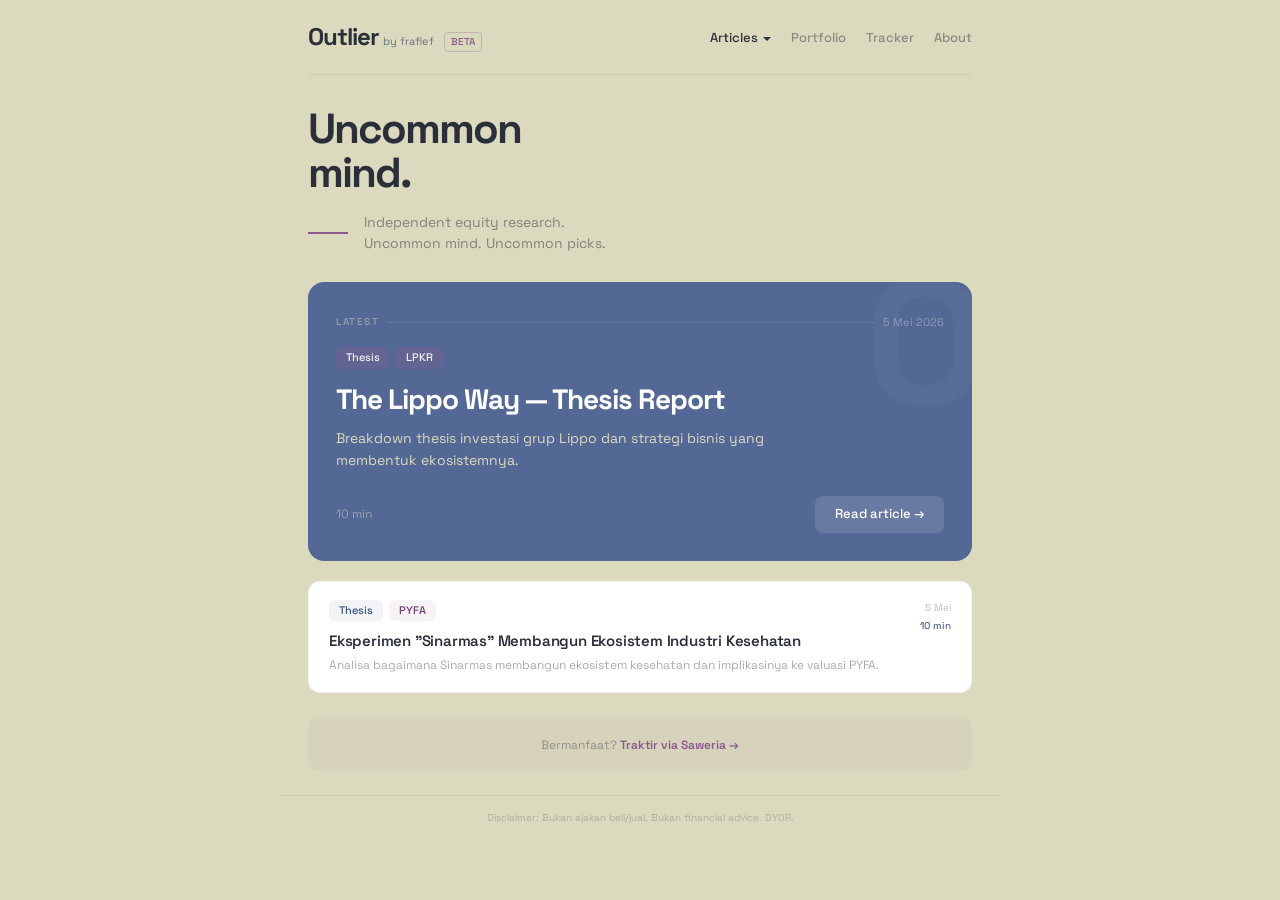
<file: index.html>
<!DOCTYPE html>
<html lang="id">
<head>
  <meta charset="UTF-8">
  <meta name="viewport" content="width=device-width, initial-scale=1.0">
  <title>Outlier by frafief — Uncommon mind. Uncommon picks.</title>
  <meta name="description" content="Independent equity research dari perspektif yang nggak mainstream. Thesis, analisa emiten, dan insight corporate action.">
  <meta property="og:title" content="Outlier by frafief">
  <meta property="og:description" content="Uncommon mind. Uncommon picks. Independent equity research.">
  <meta property="og:type" content="website">
  <link rel="stylesheet" href="assets/css/style.css">
  <!-- AdSense placeholder — uncomment after custom domain -->
  <!-- <script async src="https://pagead2.googlesyndication.com/pagead/js/adsbygoogle.js?client=ca-pub-XXXX" crossorigin="anonymous"></script> -->
</head>
<body>

  <!-- Navigation -->
  <nav class="nav">
    <div class="nav-inner">
      <a href="index.html" class="nav-logo">
        <span class="nav-logo-text">Outlier</span> <span class="nav-logo-sub">by frafief</span>
        <span class="nav-beta">BETA</span>
      </a>
      <button class="nav-hamburger" aria-label="Menu">
        <span></span><span></span><span></span>
      </button>
      <ul class="nav-links">
        <li class="nav-dropdown">
          <a href="articles/index.html" class="active">Articles</a>
          <ul class="dropdown-menu">
            <li><a href="articles/index.html?tag=thesis"><span class="tag-dot tag-dot--thesis"></span>Thesis</a></li>
            <li><a href="articles/index.html?tag=ca"><span class="tag-dot tag-dot--ca"></span>Corporate Action</a></li>
            <li><a href="articles/index.html?tag=general"><span class="tag-dot tag-dot--general"></span>General</a></li>
          </ul>
        </li>
        <li><a href="portfolio/">Portfolio</a></li>
        <li><a href="portfolio/tracker.html">Tracker</a></li>
        <li><a href="about.html">About</a></li>
      </ul>
    </div>
  </nav>

  <main class="container">

    <!-- Hero -->
    <section class="hero">
      <h1>Uncommon<br>mind.</h1>
      <div class="hero-sub">
        <div class="hero-line"></div>
        <p>Independent equity research.<br>Uncommon mind. Uncommon picks.</p>
      </div>
    </section>

    <!-- Featured Article (auto dari articles.json) -->
    <div id="featured-card-wrapper"></div>

    <!-- Article List (auto dari articles.json) -->
    <div class="articles-list" id="home-articles-list"></div>

    <!-- Saweria -->
    <div class="saweria-cta">
      <span>Bermanfaat? </span>
      <a href="https://saweria.co/frafief" target="_blank" rel="noopener">Traktir via Saweria →</a>
    </div>

  </main>

  <!-- Footer -->
  <footer class="footer container">
    <p>Disclaimer: Bukan ajakan beli/jual. Bukan financial advice. DYOR.</p>
  </footer>

  <script src="assets/js/main.js"></script>
  <script>
    const MONTHS = ["Jan","Feb","Mar","Apr","Mei","Jun","Jul","Agu","Sep","Okt","Nov","Des"];

    function formatDate(dateStr) {
      const d = new Date(dateStr);
      return d.getDate() + " " + MONTHS[d.getMonth()] + " " + d.getFullYear();
    }

    function formatDateShort(dateStr) {
      const d = new Date(dateStr);
      return d.getDate() + " " + MONTHS[d.getMonth()];
    }

    fetch("articles/articles.json")
      .then(r => r.json())
      .then(articles => {
        if (!articles.length) return;

        // Featured = artikel terbaru
        const featured = articles[0];
        document.getElementById("featured-card-wrapper").innerHTML = `
          <a href="articles/${featured.file}" class="featured-card fade-up">
            <div class="featured-header">
              <span class="featured-label">Latest</span>
              <div class="featured-divider"></div>
              <span class="featured-date">${formatDate(featured.date)}</span>
            </div>
            <div class="featured-tags">
              <span class="tag">${featured.tag.charAt(0).toUpperCase() + featured.tag.slice(1)}</span>
              ${featured.emiten ? `<span class="tag">${featured.emiten}</span>` : ""}
            </div>
            <h2>${featured.title}</h2>
            ${featured.excerpt ? `<p class="excerpt">${featured.excerpt}</p>` : ""}
            <div class="featured-footer">
              <span class="featured-meta">${featured.readtime || ""}</span>
              <span class="featured-cta">Read article →</span>
            </div>
          </a>
        `;

        // Artikel lainnya (selain featured)
        const rest = articles.slice(1);
        if (rest.length === 0) return;

        document.getElementById("home-articles-list").innerHTML = rest.map(a => `
          <a href="articles/${a.file}" class="article-card fade-up">
            <div class="article-card-inner">
              <div class="article-card-content">
                <div class="tags">
                  <span class="tag tag--category">${a.tag.charAt(0).toUpperCase() + a.tag.slice(1)}</span>
                  ${a.emiten ? `<span class="tag tag--emiten">${a.emiten}</span>` : ""}
                </div>
                <h3>${a.title}</h3>
                ${a.excerpt ? `<p class="excerpt">${a.excerpt}</p>` : ""}
              </div>
              <div class="article-card-meta">
                <span class="date">${formatDateShort(a.date)}</span>
                <span class="read-time">${a.readtime || ""}</span>
              </div>
            </div>
          </a>
        `).join("");
      })
      .catch(() => {
        document.getElementById("featured-card-wrapper").innerHTML = "";
        document.getElementById("home-articles-list").innerHTML = "";
      });
  </script>
</body>
</html>
</file>
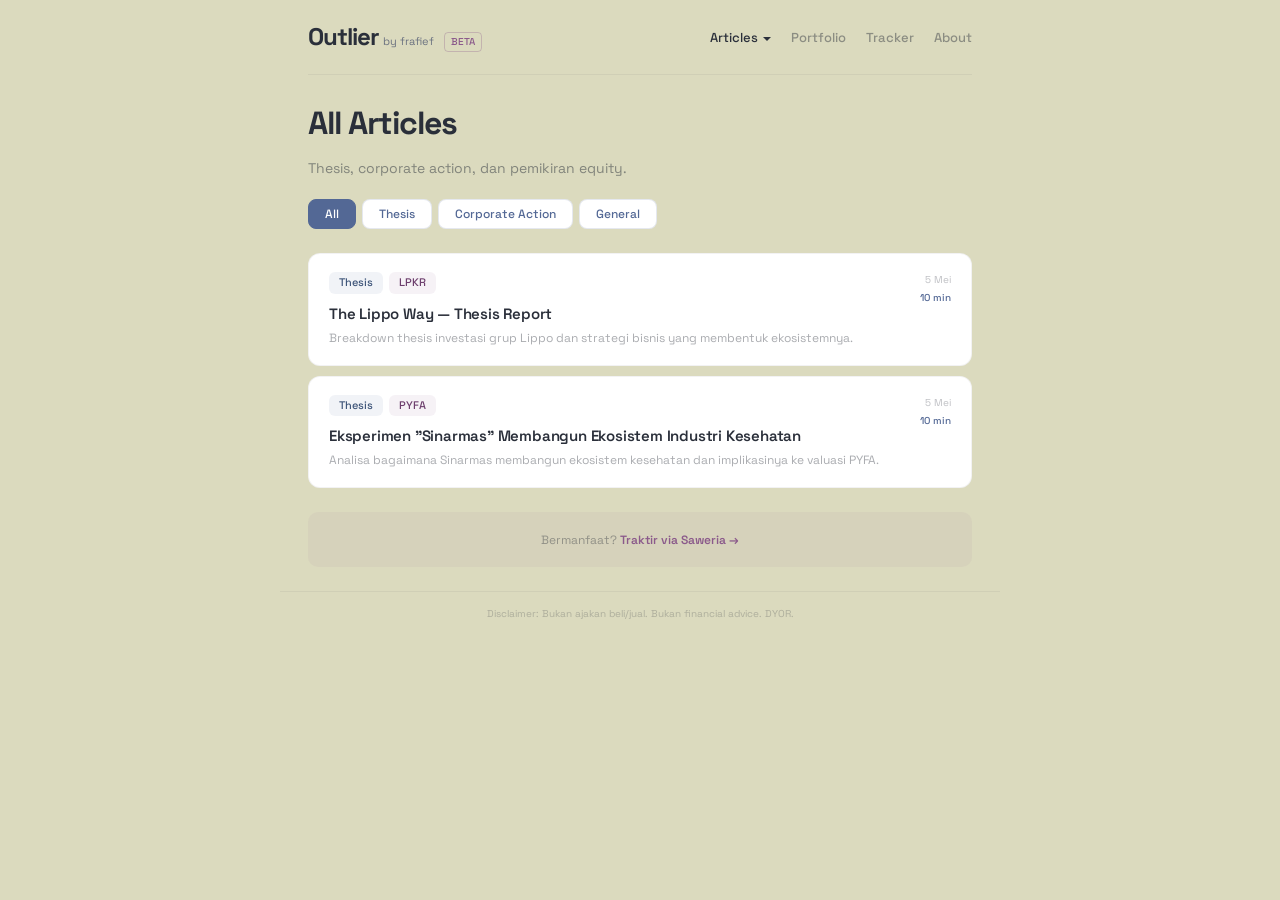
<file: articles/index.html>
<!DOCTYPE html>
<html lang="id">
<head>
  <meta charset="UTF-8">
  <meta name="viewport" content="width=device-width, initial-scale=1.0">
  <title>Articles | Outlier by frafief</title>
  <meta name="description" content="Semua artikel thesis, corporate action, dan analisa equity dari Outlier by frafief.">
  <link rel="stylesheet" href="../assets/css/style.css">
</head>
<body>

  <!-- Navigation -->
  <nav class="nav">
    <div class="nav-inner">
      <a href="../index.html" class="nav-logo">
        <span class="nav-logo-text">Outlier</span> <span class="nav-logo-sub">by frafief</span>
        <span class="nav-beta">BETA</span>
      </a>
      <button class="nav-hamburger" aria-label="Menu">
        <span></span><span></span><span></span>
      </button>
      <ul class="nav-links">
        <li class="nav-dropdown">
          <a href="index.html" class="active">Articles</a>
          <ul class="dropdown-menu">
            <li><a href="index.html?tag=thesis"><span class="tag-dot tag-dot--thesis"></span>Thesis</a></li>
            <li><a href="index.html?tag=ca"><span class="tag-dot tag-dot--ca"></span>Corporate Action</a></li>
            <li><a href="index.html?tag=general"><span class="tag-dot tag-dot--general"></span>General</a></li>
          </ul>
        </li>
        <li><a href="../portfolio/">Portfolio</a></li>
        <li><a href="../portfolio/tracker.html">Tracker</a></li>
        <li><a href="../about.html">About</a></li>
      </ul>
    </div>
  </nav>

  <main class="container">

    <section class="hero" style="padding-bottom: 20px;">
      <h1 style="font-size: 32px; letter-spacing: -1.5px;">All Articles</h1>
      <p style="font-size: 14px; color: rgba(42,47,58,0.5); margin-top: 8px;">Thesis, corporate action, dan pemikiran equity.</p>
    </section>

    <!-- Tag Filter -->
    <div class="tag-filter">
      <button class="tag-filter-btn active" data-filter="all">All</button>
      <button class="tag-filter-btn" data-filter="thesis">Thesis</button>
      <button class="tag-filter-btn" data-filter="ca">Corporate Action</button>
      <button class="tag-filter-btn" data-filter="general">General</button>
    </div>

    <!-- Articles -->
    <div class="articles-list" id="articles-list">
      <p style="color: rgba(42,47,58,0.4); font-size: 14px;">Memuat artikel...</p>
    </div>

    <!-- Saweria -->
    <div class="saweria-cta">
      <span>Bermanfaat? </span>
      <a href="https://saweria.co/frafief" target="_blank" rel="noopener">Traktir via Saweria →</a>
    </div>

  </main>

  <footer class="footer container">
    <p>Disclaimer: Bukan ajakan beli/jual. Bukan financial advice. DYOR.</p>
  </footer>

  <script src="../assets/js/main.js"></script>
  <script>
    const MONTHS = ["Jan","Feb","Mar","Apr","Mei","Jun","Jul","Agu","Sep","Okt","Nov","Des"];

    function formatDate(dateStr) {
      const d = new Date(dateStr);
      return d.getDate() + " " + MONTHS[d.getMonth()];
    }

    function renderArticles(articles, filter) {
      const list = document.getElementById("articles-list");
      const filtered = filter === "all" ? articles : articles.filter(a => a.tag === filter);

      if (filtered.length === 0) {
        list.innerHTML = '<p style="color: rgba(42,47,58,0.4); font-size: 14px;">Belum ada artikel.</p>';
        return;
      }

      list.innerHTML = filtered.map(a => `
        <a href="${a.file}" class="article-card fade-up" data-tags="${a.tag},${a.emiten.toLowerCase()}" data-date="${a.date}">
          <div class="article-card-inner">
            <div class="article-card-content">
              <div class="tags">
                <span class="tag tag--category">${a.tag.charAt(0).toUpperCase() + a.tag.slice(1)}</span>
                ${a.emiten ? `<span class="tag tag--emiten">${a.emiten}</span>` : ""}
              </div>
              <h3>${a.title}</h3>
              ${a.excerpt ? `<p class="excerpt">${a.excerpt}</p>` : ""}
            </div>
            <div class="article-card-meta">
              <span class="date">${formatDate(a.date)}</span>
              <span class="read-time">${a.readtime || ""}</span>
            </div>
          </div>
        </a>
      `).join("");
    }

    let allArticles = [];
    let activeFilter = "all";

    // Check URL param for tag filter
    const urlParams = new URLSearchParams(window.location.search);
    if (urlParams.get("tag")) activeFilter = urlParams.get("tag");

    fetch("articles.json")
      .then(r => r.json())
      .then(data => {
        allArticles = data;
        renderArticles(allArticles, activeFilter);

        // Set active button
        document.querySelectorAll(".tag-filter-btn").forEach(btn => {
          btn.classList.toggle("active", btn.dataset.filter === activeFilter);
          btn.addEventListener("click", () => {
            activeFilter = btn.dataset.filter;
            document.querySelectorAll(".tag-filter-btn").forEach(b => b.classList.remove("active"));
            btn.classList.add("active");
            renderArticles(allArticles, activeFilter);
          });
        });
      })
      .catch(() => {
        document.getElementById("articles-list").innerHTML =
          '<p style="color: rgba(42,47,58,0.4); font-size: 14px;">Gagal memuat artikel.</p>';
      });
  </script>
</body>
</html>
</file>
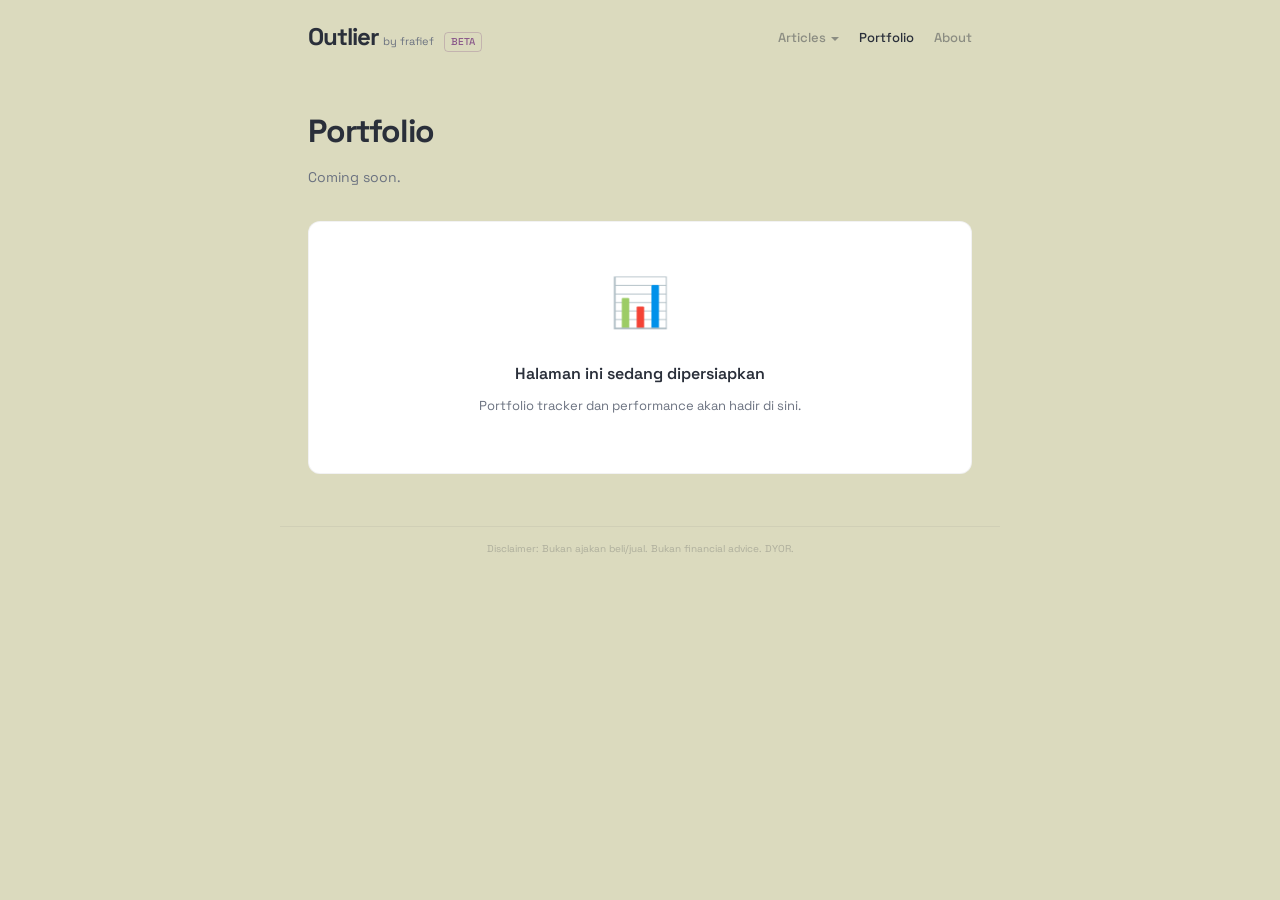
<file: portfolio/index.html>
<!DOCTYPE html>
<html lang="id">
<head>
  <meta charset="UTF-8">
  <meta name="viewport" content="width=device-width, initial-scale=1.0">
  <title>Portfolio | Outlier by frafief</title>
  <link rel="stylesheet" href="../assets/css/style.css">
</head>
<body>

  <!-- Navigation -->
  <nav class="nav">
    <div class="nav-inner">
      <a href="../index.html" class="nav-logo">
        <span class="nav-logo-text">Outlier</span> <span class="nav-logo-sub">by frafief</span>
        <span class="nav-beta">BETA</span>
      </a>
      <button class="nav-hamburger" aria-label="Menu">
        <span></span><span></span><span></span>
      </button>
      <ul class="nav-links">
        <li class="nav-dropdown">
          <a href="../articles/index.html">Articles</a>
          <ul class="dropdown-menu">
            <li><a href="../articles/index.html?tag=thesis"><span class="tag-dot tag-dot--thesis"></span>Thesis</a></li>
            <li><a href="../articles/index.html?tag=ca"><span class="tag-dot tag-dot--ca"></span>Corporate Action</a></li>
            <li><a href="../articles/index.html?tag=general"><span class="tag-dot tag-dot--general"></span>General</a></li>
          </ul>
        </li>
        <li><a href="../portfolio/" class="active">Portfolio</a></li>
        <li><a href="../about.html">About</a></li>
      </ul>
    </div>
  </nav>

  <main class="container">
    <div class="about-page">
      <h1>Portfolio</h1>
      <p class="subtitle">Coming soon.</p>

      <div style="background: var(--white); border-radius: 12px; padding: 40px; text-align: center; border: 0.5px solid var(--light-border); margin-top: 24px;">
        <p style="font-size: 48px; margin-bottom: 16px;">📊</p>
        <p style="font-size: 16px; font-weight: 600; color: var(--dark); margin-bottom: 8px;">Halaman ini sedang dipersiapkan</p>
        <p style="font-size: 13px; color: var(--muted);">Portfolio tracker dan performance akan hadir di sini.</p>
      </div>
    </div>
  </main>

  <footer class="footer container">
    <p>Disclaimer: Bukan ajakan beli/jual. Bukan financial advice. DYOR.</p>
  </footer>

  <script src="../assets/js/main.js"></script>
</body>
</html>
</file>
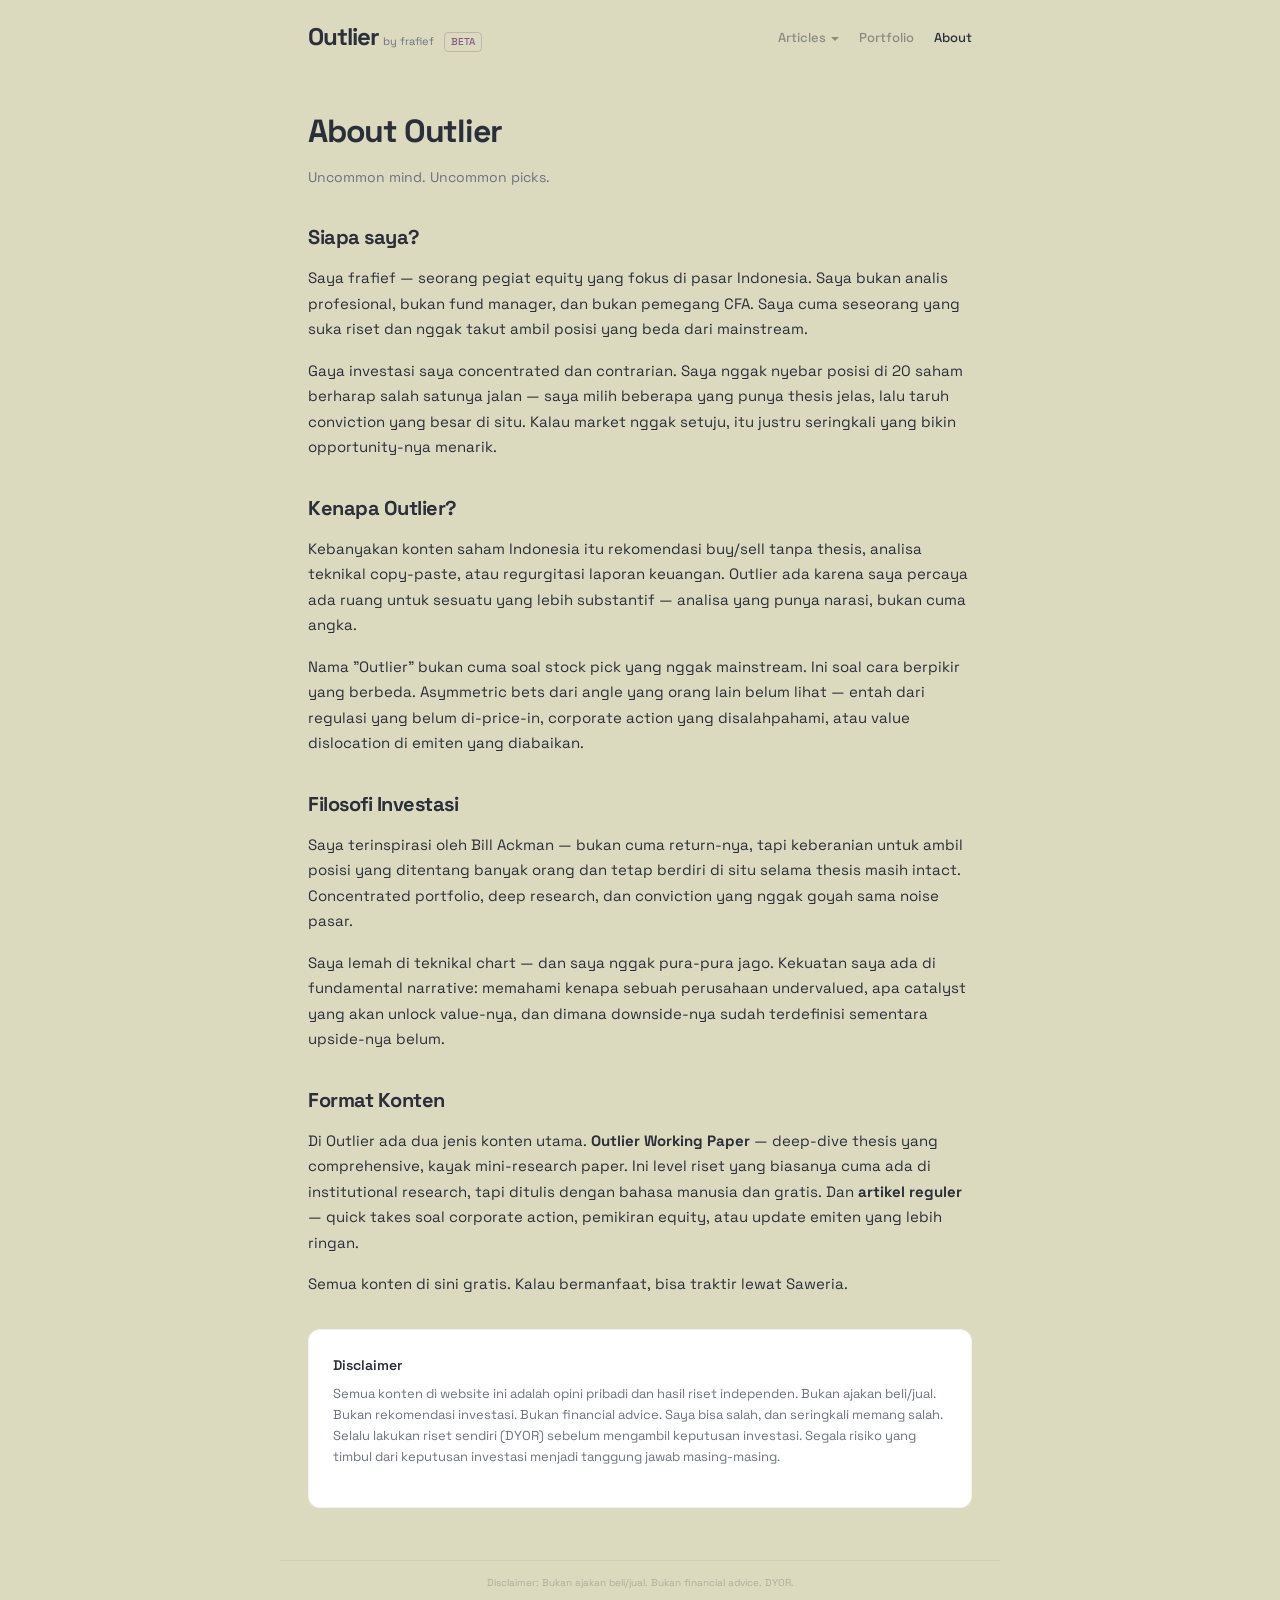
<file: about.html>
<!DOCTYPE html>
<html lang="id">
<head>
  <meta charset="UTF-8">
  <meta name="viewport" content="width=device-width, initial-scale=1.0">
  <title>About | Outlier by frafief</title>
  <meta name="description" content="Tentang Outlier by frafief — independent equity research dari perspektif contrarian.">
  <link rel="stylesheet" href="assets/css/style.css">
</head>
<body>

  <!-- Navigation -->
  <nav class="nav">
    <div class="nav-inner">
      <a href="index.html" class="nav-logo">
        <span class="nav-logo-text">Outlier</span> <span class="nav-logo-sub">by frafief</span>
        <span class="nav-beta">BETA</span>
      </a>
      <button class="nav-hamburger" aria-label="Menu">
        <span></span><span></span><span></span>
      </button>
      <ul class="nav-links">
        <li class="nav-dropdown">
          <a href="articles/index.html">Articles</a>
          <ul class="dropdown-menu">
            <li><a href="articles/index.html?tag=thesis"><span class="tag-dot tag-dot--thesis"></span>Thesis</a></li>
            <li><a href="articles/index.html?tag=ca"><span class="tag-dot tag-dot--ca"></span>Corporate Action</a></li>
            <li><a href="articles/index.html?tag=general"><span class="tag-dot tag-dot--general"></span>General</a></li>
          </ul>
        </li>
        <li><a href="portfolio/">Portfolio</a></li>
        <li><a href="about.html" class="active">About</a></li>
      </ul>
    </div>
  </nav>

  <main class="container">
    <div class="about-page">

      <h1>About Outlier</h1>
      <p class="subtitle">Uncommon mind. Uncommon picks.</p>

      <h2>Siapa saya?</h2>
      <p>Saya frafief — seorang pegiat equity yang fokus di pasar Indonesia. Saya bukan analis profesional, bukan fund manager, dan bukan pemegang CFA. Saya cuma seseorang yang suka riset dan nggak takut ambil posisi yang beda dari mainstream.</p>

      <p>Gaya investasi saya concentrated dan contrarian. Saya nggak nyebar posisi di 20 saham berharap salah satunya jalan — saya milih beberapa yang punya thesis jelas, lalu taruh conviction yang besar di situ. Kalau market nggak setuju, itu justru seringkali yang bikin opportunity-nya menarik.</p>

      <h2>Kenapa Outlier?</h2>
      <p>Kebanyakan konten saham Indonesia itu rekomendasi buy/sell tanpa thesis, analisa teknikal copy-paste, atau regurgitasi laporan keuangan. Outlier ada karena saya percaya ada ruang untuk sesuatu yang lebih substantif — analisa yang punya narasi, bukan cuma angka.</p>

      <p>Nama "Outlier" bukan cuma soal stock pick yang nggak mainstream. Ini soal cara berpikir yang berbeda. Asymmetric bets dari angle yang orang lain belum lihat — entah dari regulasi yang belum di-price-in, corporate action yang disalahpahami, atau value dislocation di emiten yang diabaikan.</p>

      <h2>Filosofi Investasi</h2>
      <p>Saya terinspirasi oleh Bill Ackman — bukan cuma return-nya, tapi keberanian untuk ambil posisi yang ditentang banyak orang dan tetap berdiri di situ selama thesis masih intact. Concentrated portfolio, deep research, dan conviction yang nggak goyah sama noise pasar.</p>

      <p>Saya lemah di teknikal chart — dan saya nggak pura-pura jago. Kekuatan saya ada di fundamental narrative: memahami kenapa sebuah perusahaan undervalued, apa catalyst yang akan unlock value-nya, dan dimana downside-nya sudah terdefinisi sementara upside-nya belum.</p>

      <h2>Format Konten</h2>
      <p>Di Outlier ada dua jenis konten utama. <strong>Outlier Working Paper</strong> — deep-dive thesis yang comprehensive, kayak mini-research paper. Ini level riset yang biasanya cuma ada di institutional research, tapi ditulis dengan bahasa manusia dan gratis. Dan <strong>artikel reguler</strong> — quick takes soal corporate action, pemikiran equity, atau update emiten yang lebih ringan.</p>

      <p>Semua konten di sini gratis. Kalau bermanfaat, bisa traktir lewat Saweria.</p>

      <div class="disclaimer-box">
        <h3>Disclaimer</h3>
        <p>Semua konten di website ini adalah opini pribadi dan hasil riset independen. Bukan ajakan beli/jual. Bukan rekomendasi investasi. Bukan financial advice. Saya bisa salah, dan seringkali memang salah. Selalu lakukan riset sendiri (DYOR) sebelum mengambil keputusan investasi. Segala risiko yang timbul dari keputusan investasi menjadi tanggung jawab masing-masing.</p>
      </div>

    </div>
  </main>

  <footer class="footer container">
    <p>Disclaimer: Bukan ajakan beli/jual. Bukan financial advice. DYOR.</p>
  </footer>

  <script src="assets/js/main.js"></script>
</body>
</html>
</file>
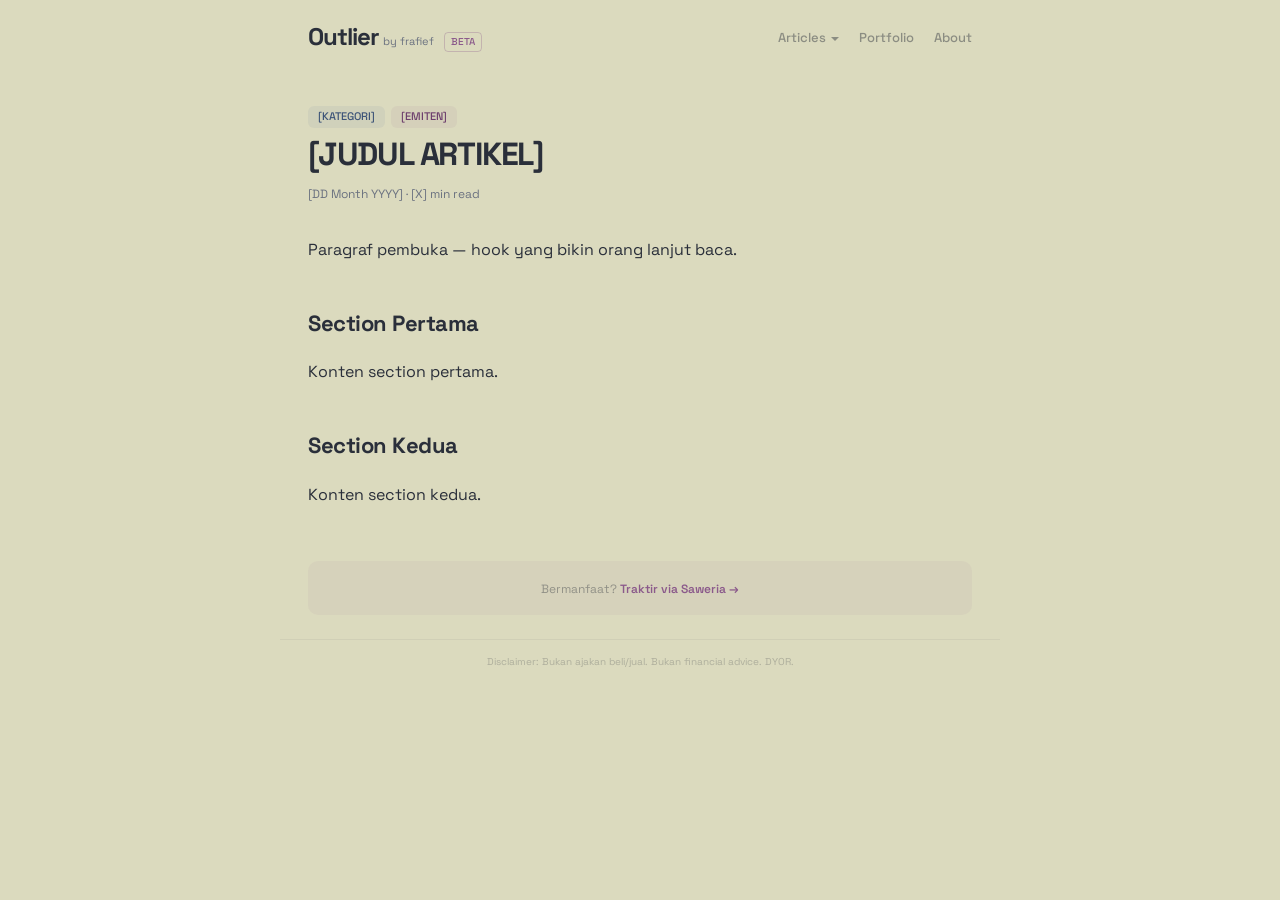
<file: template.html>
<!DOCTYPE html>
<html lang="id">
<head>
  <meta charset="UTF-8">
  <meta name="viewport" content="width=device-width, initial-scale=1.0">
  <title>[JUDUL ARTIKEL] | Outlier by frafief</title>
  <meta name="description" content="[DESKRIPSI SINGKAT 1-2 KALIMAT]">
  <meta property="og:title" content="[JUDUL ARTIKEL] | Outlier by frafief">
  <meta property="og:description" content="[DESKRIPSI SINGKAT]">
  <link rel="stylesheet" href="../assets/css/style.css">
</head>
<body>

  <!-- Navigation -->
  <nav class="nav">
    <div class="nav-inner">
      <a href="../index.html" class="nav-logo">
        <span class="nav-logo-text">Outlier</span> <span class="nav-logo-sub">by frafief</span>
        <span class="nav-beta">BETA</span>
      </a>
      <button class="nav-hamburger" aria-label="Menu">
        <span></span><span></span><span></span>
      </button>
      <ul class="nav-links">
        <li class="nav-dropdown">
          <a href="index.html">Articles</a>
          <ul class="dropdown-menu">
            <li><a href="index.html?tag=thesis"><span class="tag-dot tag-dot--thesis"></span>Thesis</a></li>
            <li><a href="index.html?tag=ca"><span class="tag-dot tag-dot--ca"></span>Corporate Action</a></li>
            <li><a href="index.html?tag=general"><span class="tag-dot tag-dot--general"></span>General</a></li>
          </ul>
        </li>
        <li><a href="../portfolio/">Portfolio</a></li>
        <li><a href="../about.html">About</a></li>
      </ul>
    </div>
  </nav>

  <main class="container">
    <article class="article-page" data-tags="[TAG1],[TAG2]" data-date="[YYYY-MM-DD]" data-type="[article|working-paper]">
      
      <header>
        <div class="tags">
          <!-- Ganti sesuai kategori: tag--category untuk Thesis/CA/General, tag--emiten untuk kode saham -->
          <span class="tag tag--category">[KATEGORI]</span>
          <span class="tag tag--emiten">[EMITEN]</span>
          <!-- Tambah tag--wp untuk Working Paper: -->
          <!-- <span class="tag tag--wp">Working Paper</span> -->
        </div>
        <h1>[JUDUL ARTIKEL]</h1>
        <p class="meta">[DD Month YYYY] · [X] min read</p>
      </header>

      <div class="content">
        
        <!-- TULIS KONTEN ARTIKEL DI SINI -->
        
        <p>Paragraf pembuka — hook yang bikin orang lanjut baca.</p>

        <h2>Section Pertama</h2>
        <p>Konten section pertama.</p>

        <!-- Contoh data highlight box -->
        <!--
        <div class="data-box">
          <div class="label">Metric penting</div>
          <div class="value">Rp 1,234</div>
          <div class="note">Penjelasan singkat metric</div>
        </div>
        -->

        <!-- Contoh blockquote -->
        <!--
        <blockquote>
          Insight penting atau quote yang mau di-highlight.
        </blockquote>
        -->

        <h2>Section Kedua</h2>
        <p>Konten section kedua.</p>

        <!-- Contoh tabel -->
        <!--
        <table>
          <thead>
            <tr>
              <th>Metric</th>
              <th>2024</th>
              <th>2025E</th>
            </tr>
          </thead>
          <tbody>
            <tr>
              <td>Revenue</td>
              <td>Rp 10T</td>
              <td>Rp 12T</td>
            </tr>
          </tbody>
        </table>
        -->

        <!-- Contoh verdict box (biasanya di akhir thesis) -->
        <!--
        <div class="verdict-box">
          <h3>Verdict</h3>
          <p>Kesimpulan thesis dan conviction level.</p>
        </div>
        -->

      </div>
    </article>

    <!-- Saweria -->
    <div class="saweria-cta">
      <span>Bermanfaat? </span>
      <a href="https://saweria.co/frafief" target="_blank" rel="noopener">Traktir via Saweria →</a>
    </div>
  </main>

  <footer class="footer container">
    <p>Disclaimer: Bukan ajakan beli/jual. Bukan financial advice. DYOR.</p>
  </footer>

  <script src="../assets/js/main.js"></script>
</body>
</html>
</file>
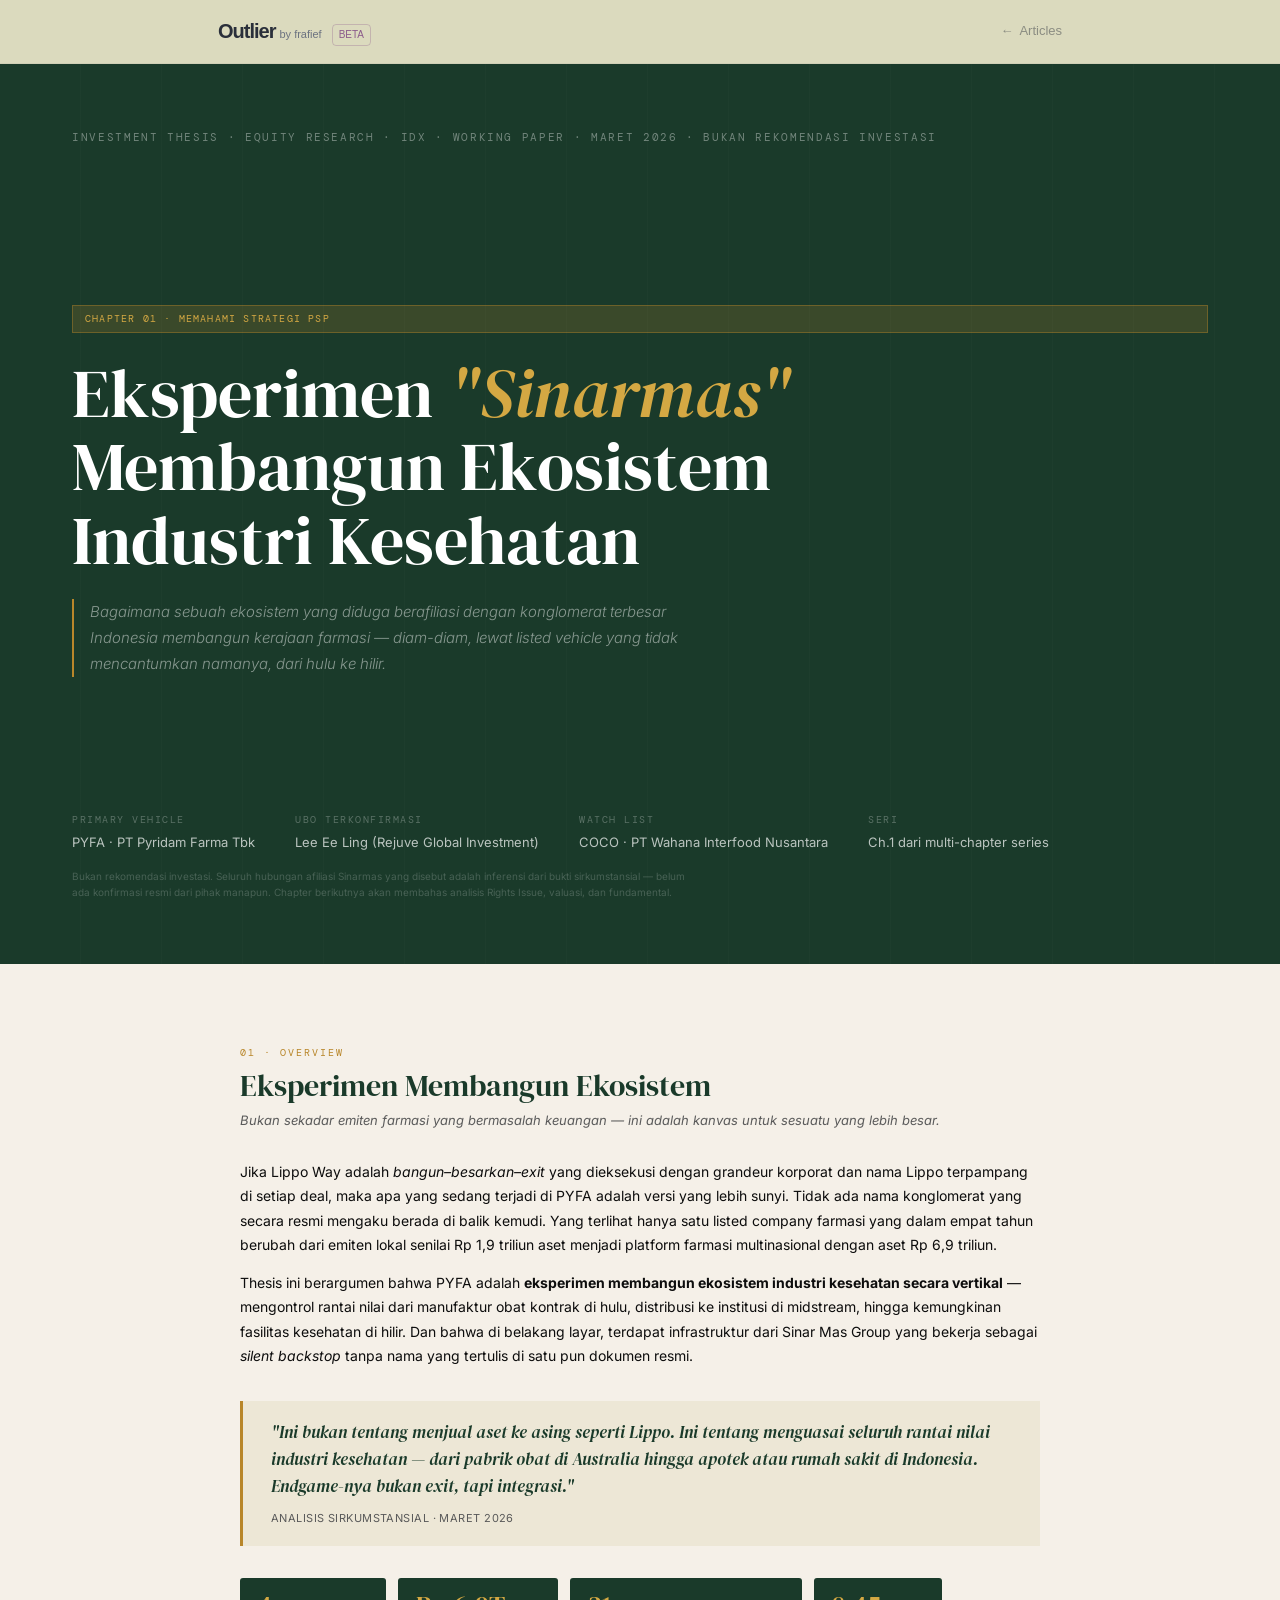
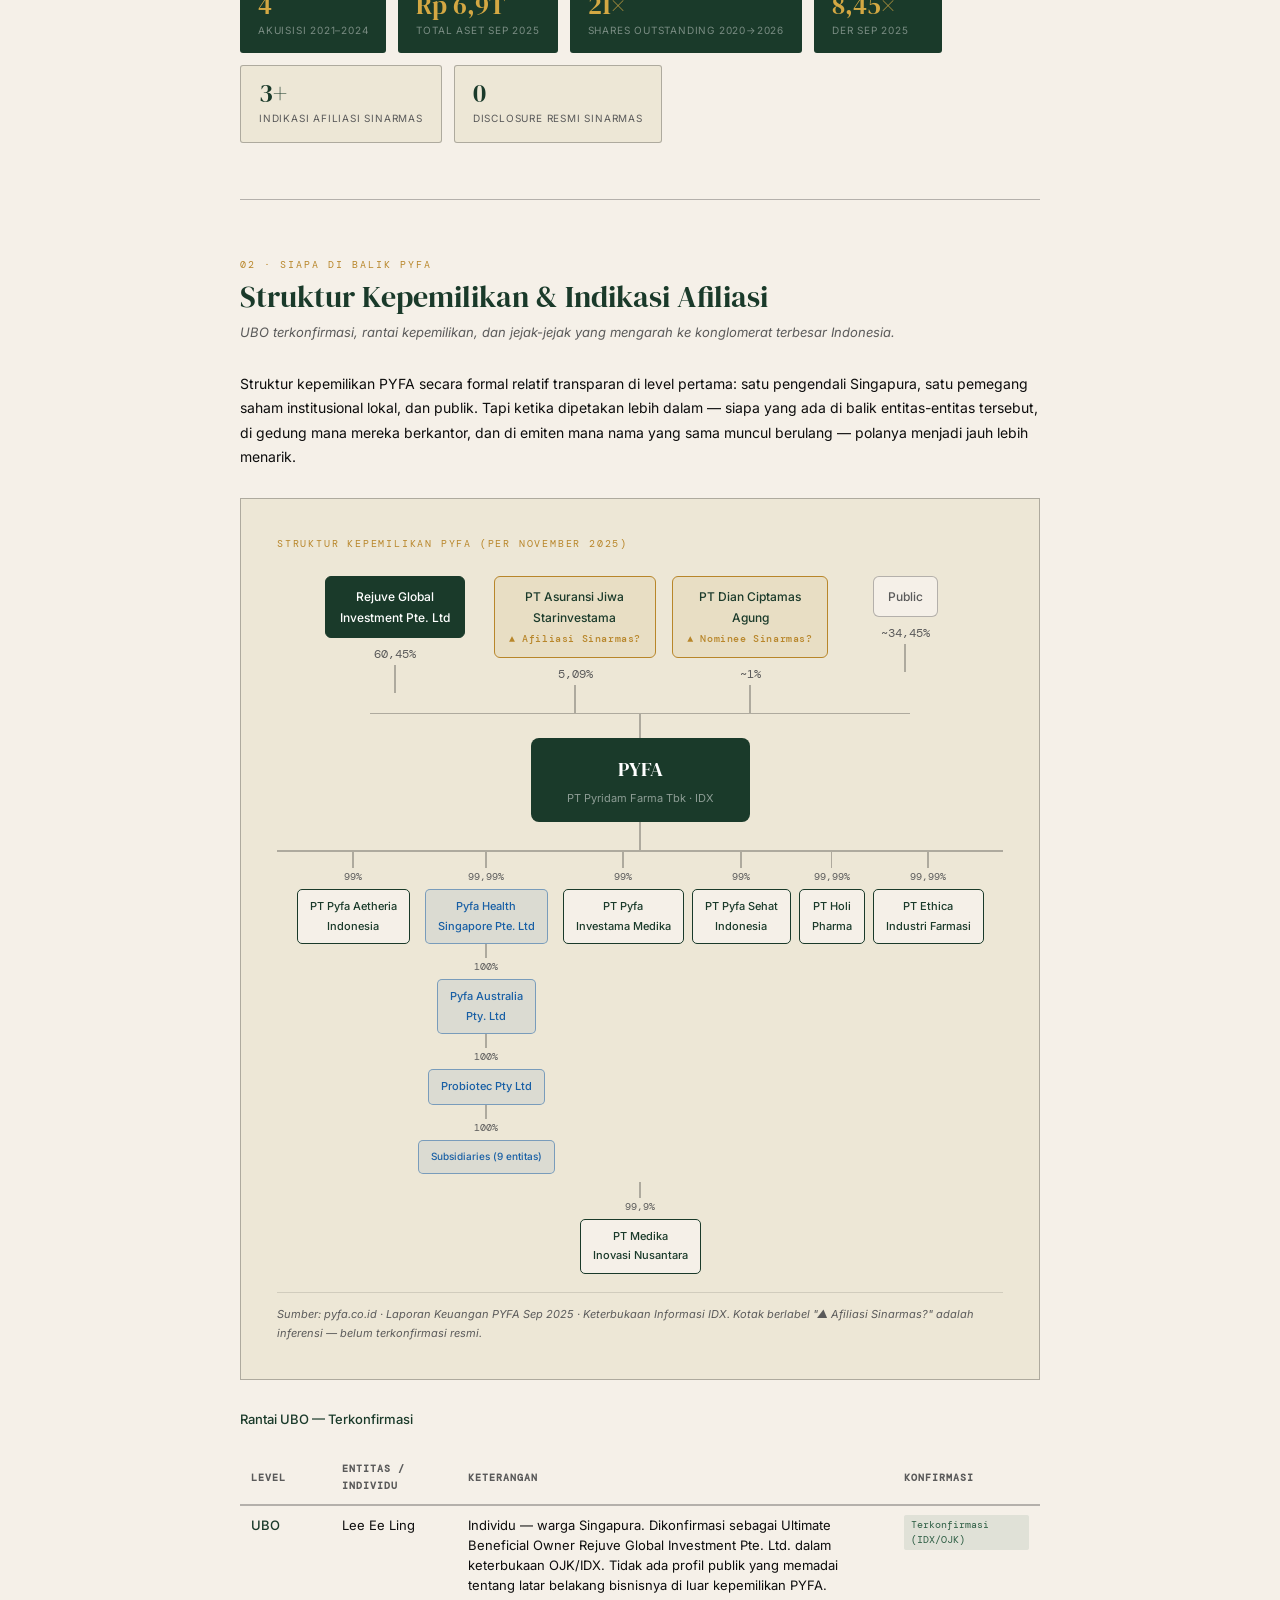
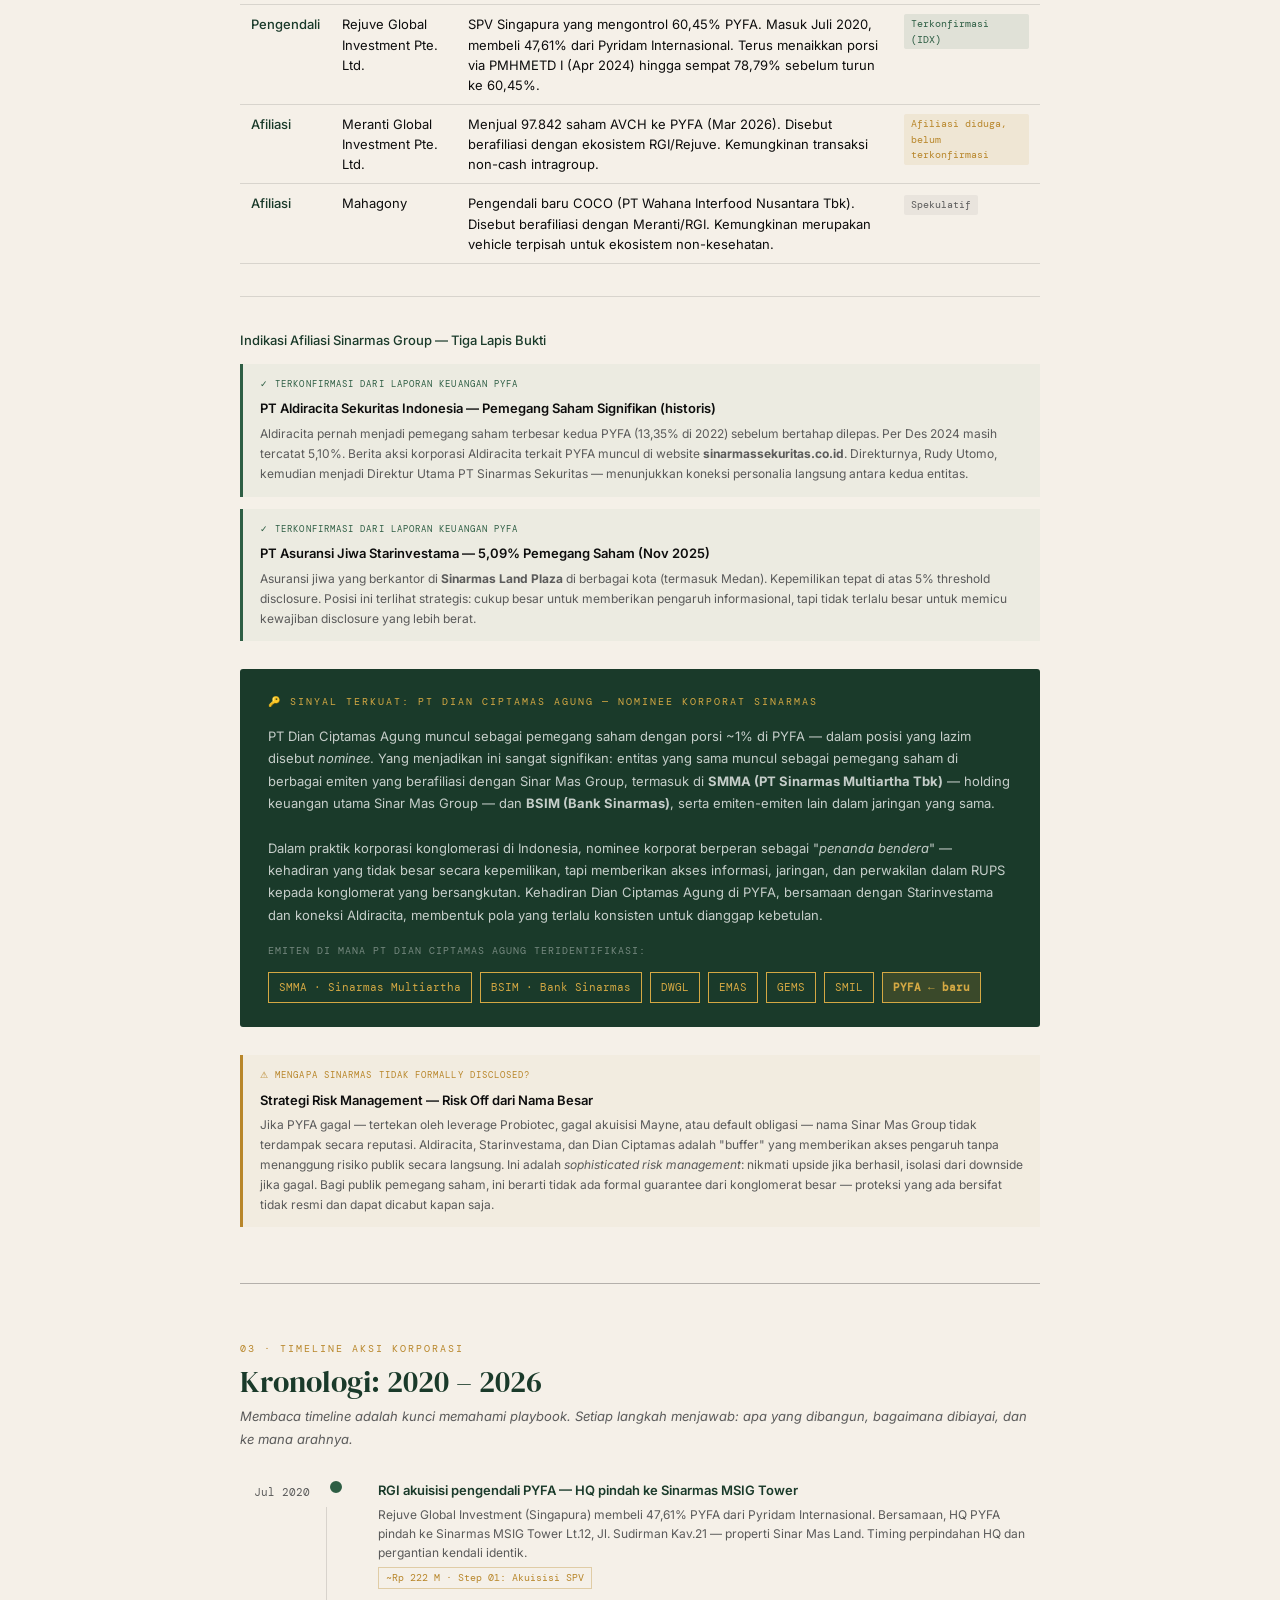
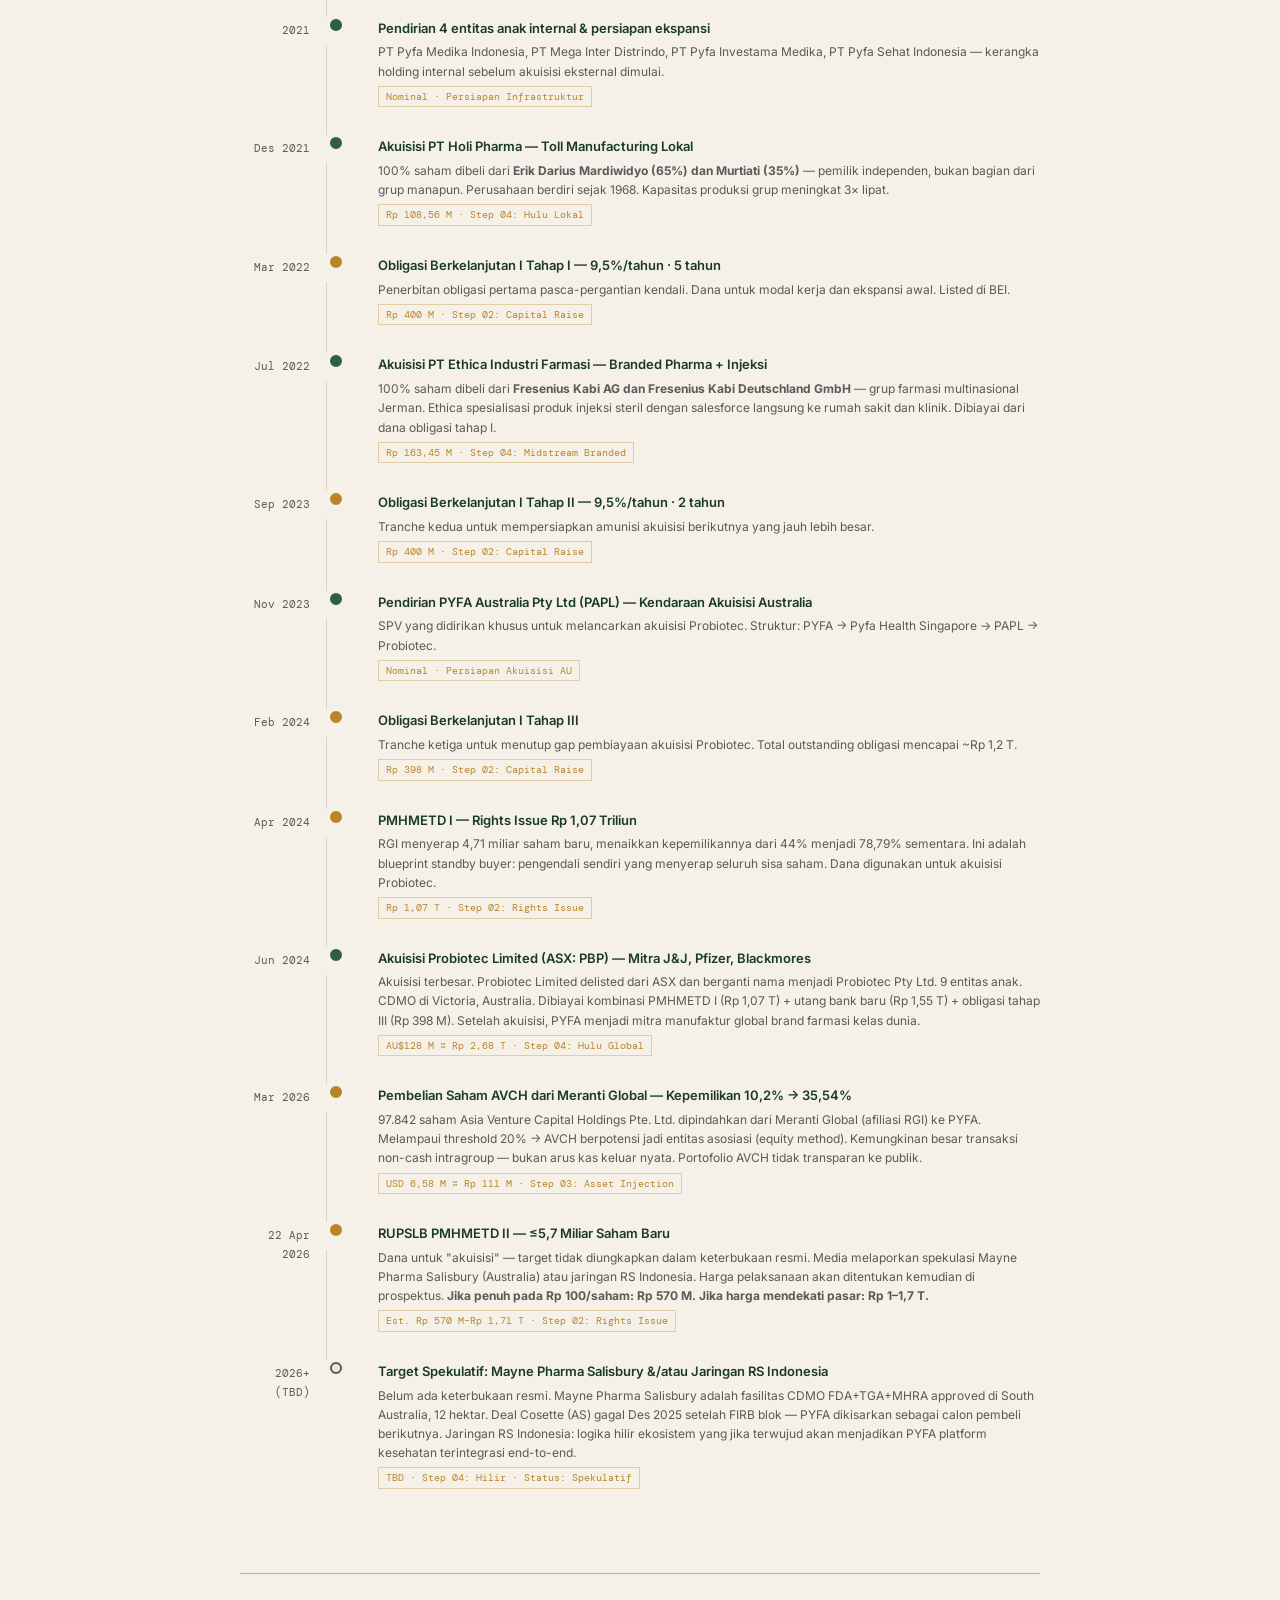
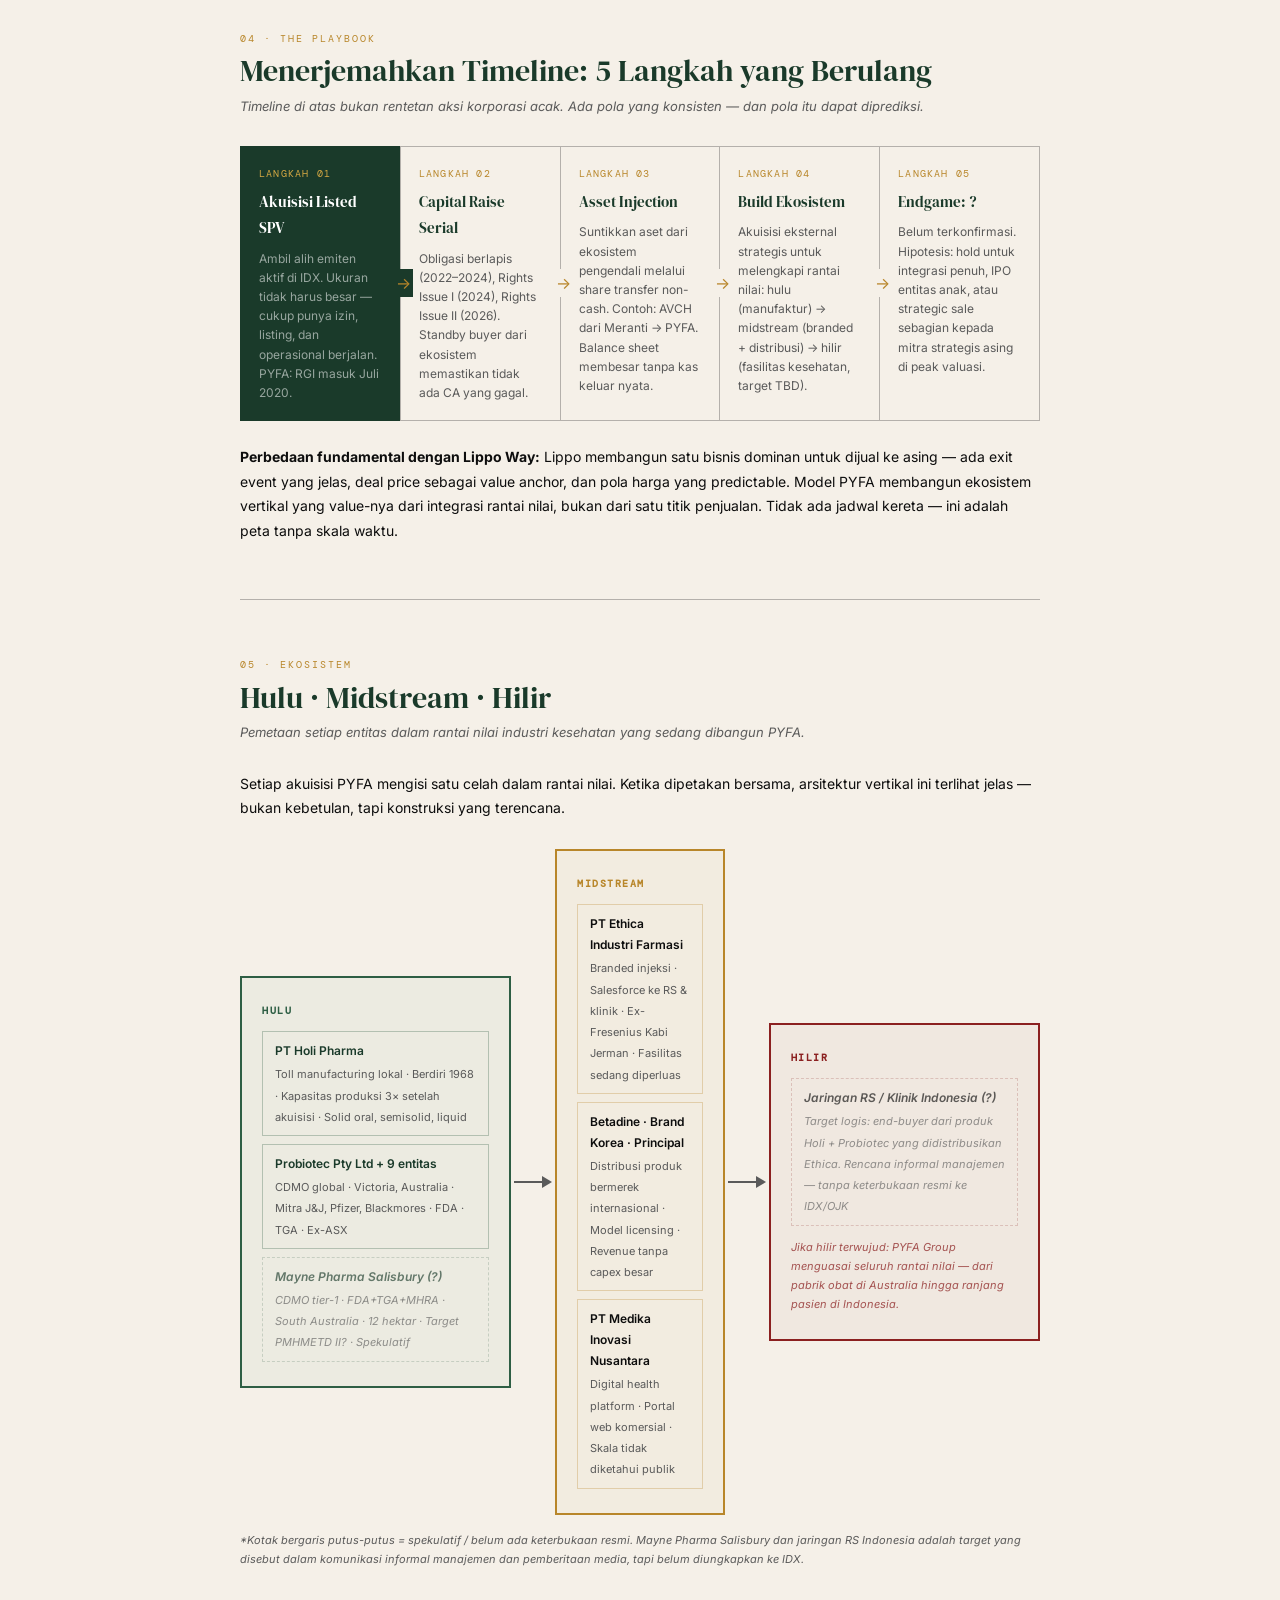
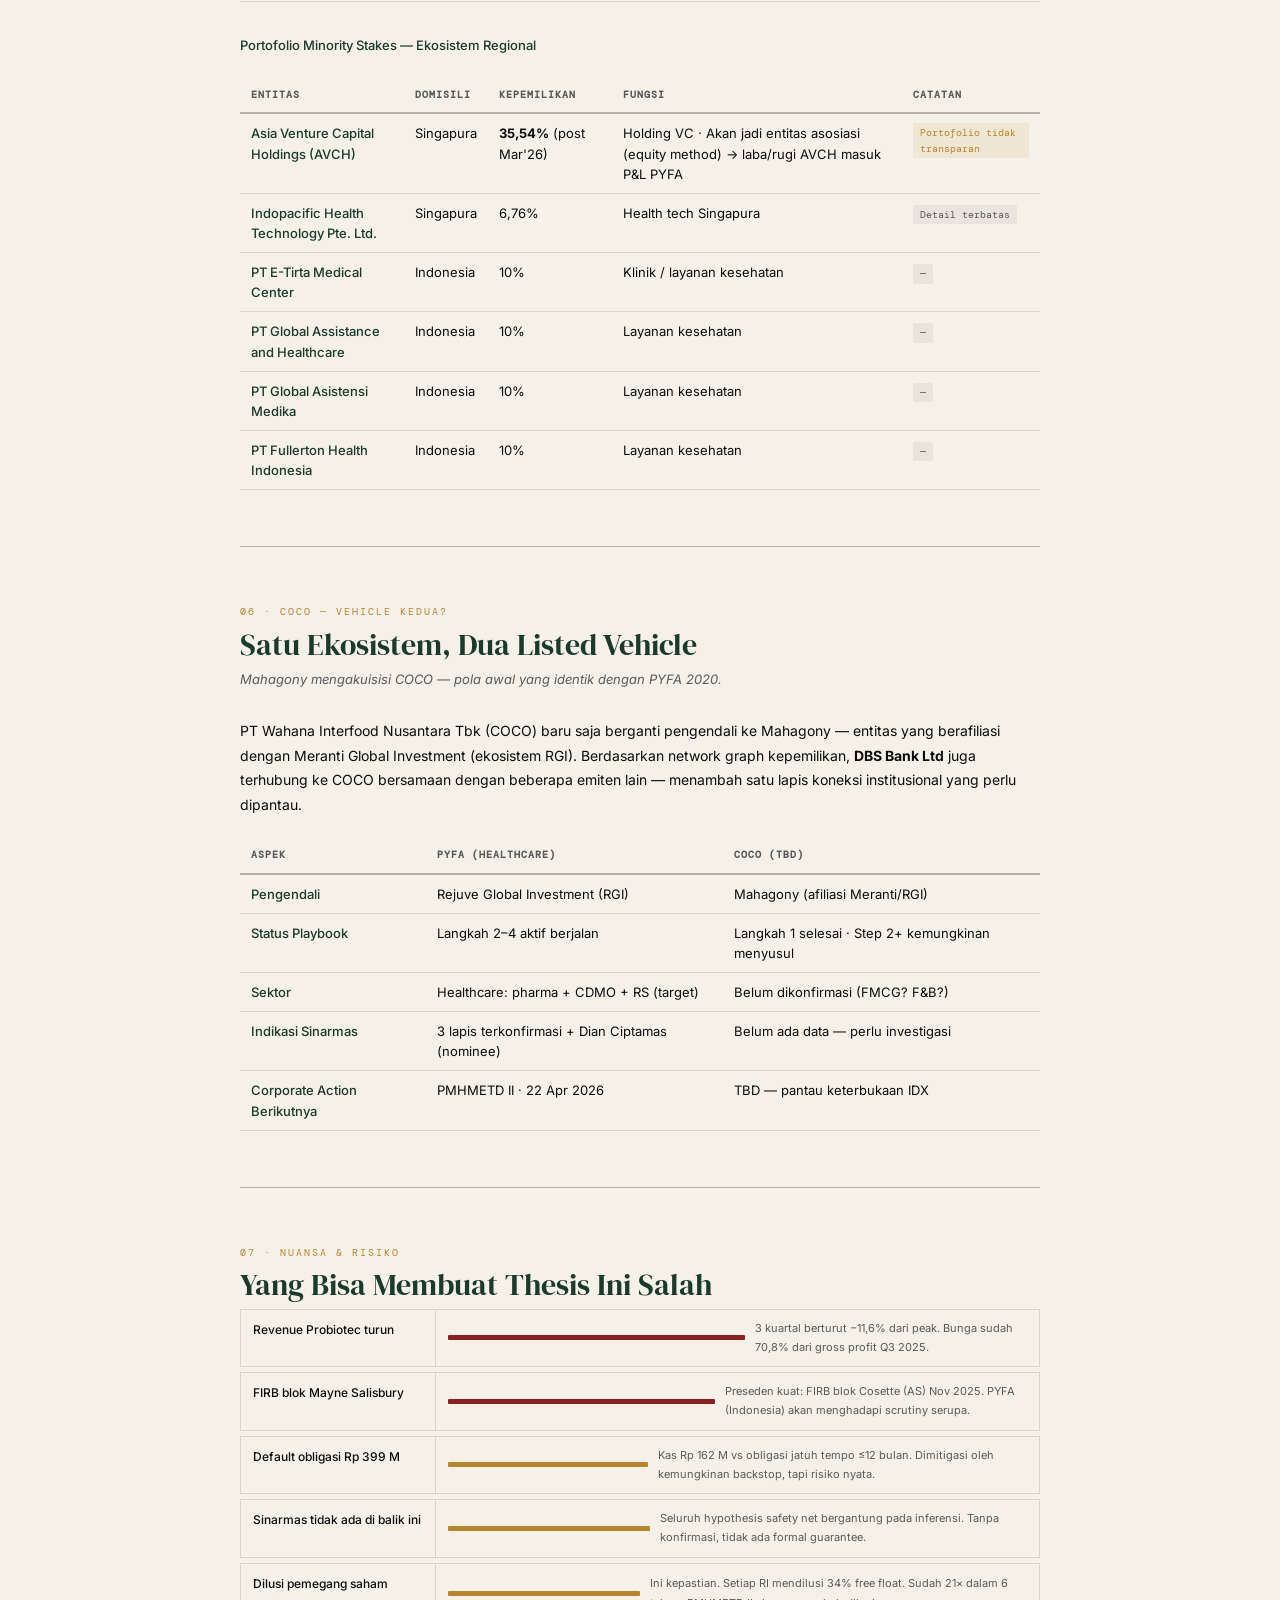
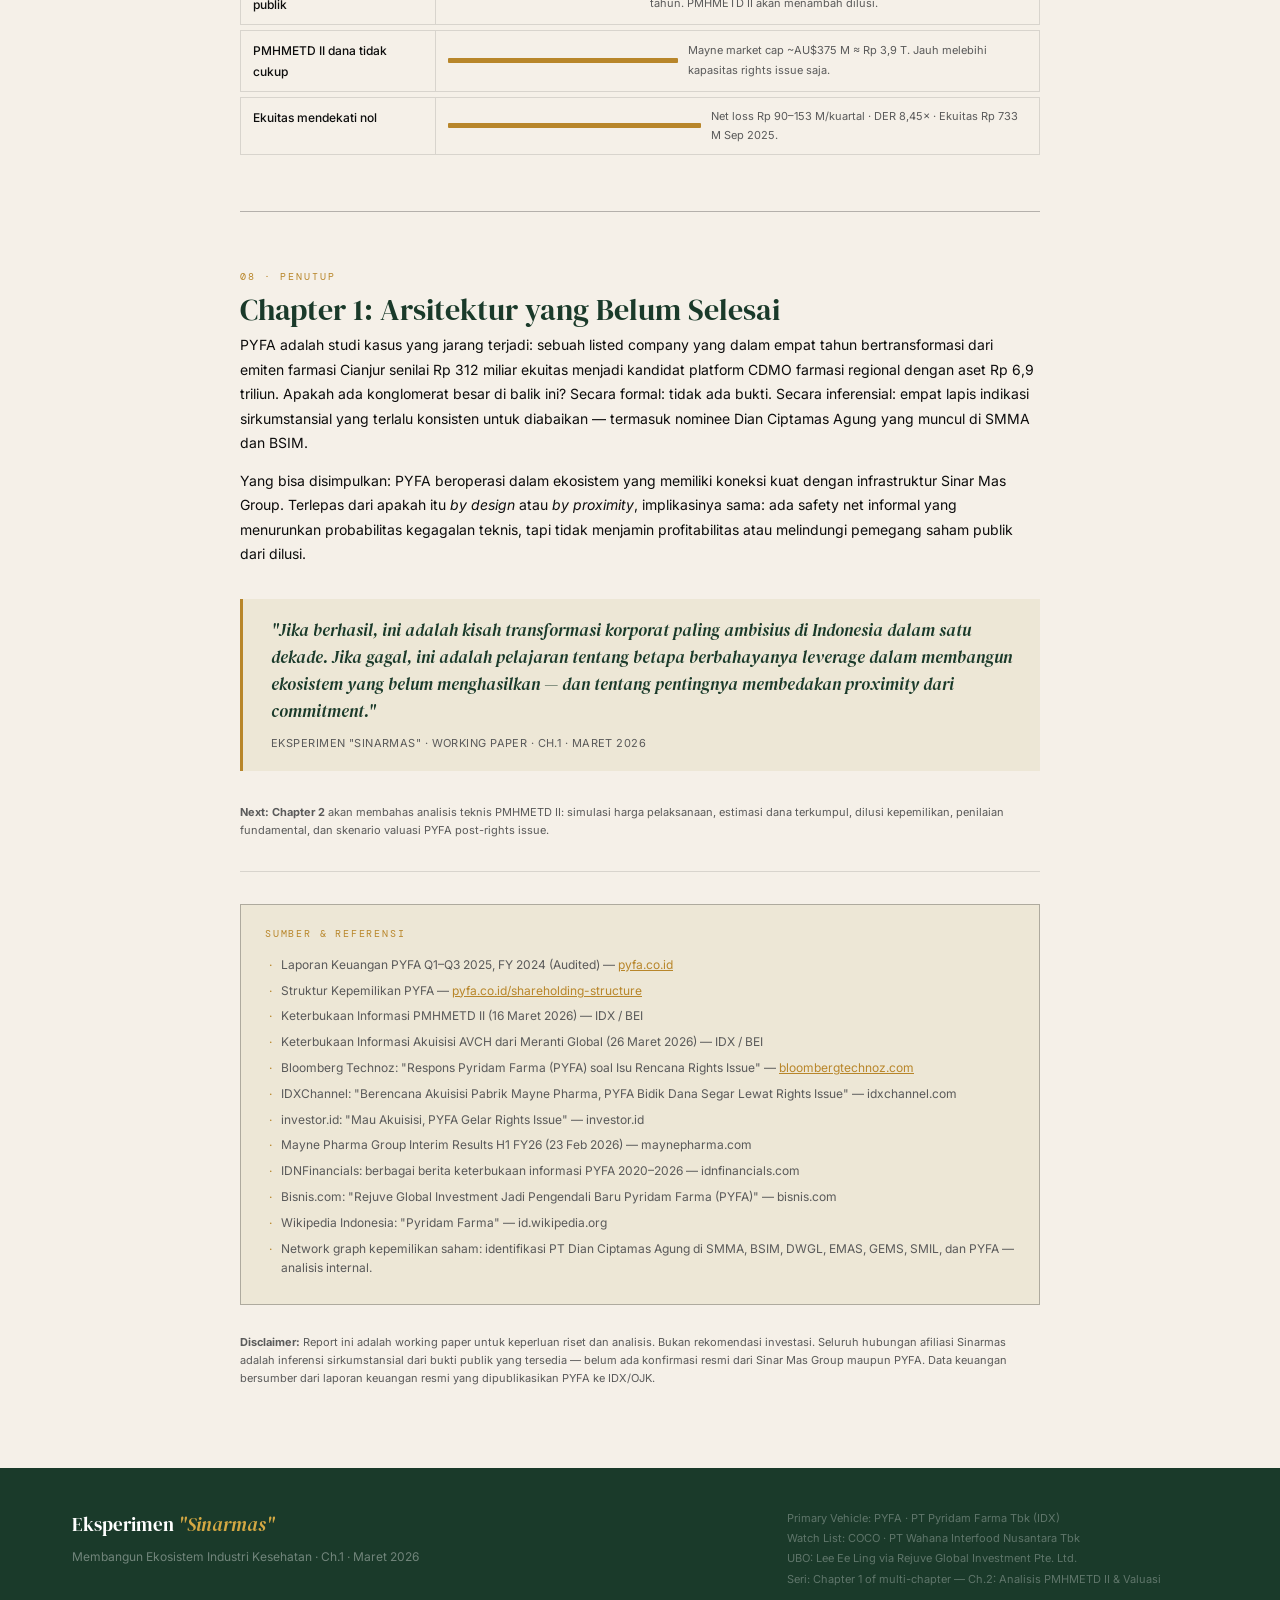
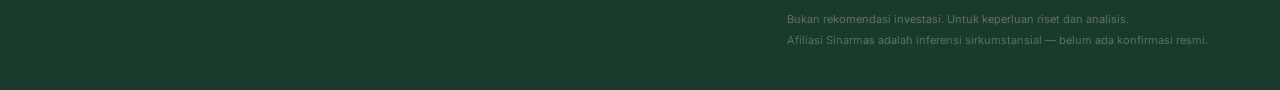
<file: articles/sinarmas_ekosistem_kesehatan_v3.html>
<!DOCTYPE html>
<html lang="id">
<head>
<meta charset="UTF-8">
<meta name="viewport" content="width=device-width, initial-scale=1.0">
<title>Eksperimen "Sinarmas" Membangun Ekosistem Industri Kesehatan</title>
<meta name="article:tag" content="thesis">
<meta name="article:emiten" content="PYFA">
<meta name="article:date" content="2026-05-05">
<meta name="article:excerpt" content="Analisa bagaimana Sinarmas membangun ekosistem kesehatan dan implikasinya ke valuasi PYFA.">
<meta name="article:readtime" content="10 min">
<link href="https://fonts.googleapis.com/css2?family=DM+Serif+Display:ital@0;1&family=DM+Mono:wght@400;500&family=Inter:wght@300;400;500;600&display=swap" rel="stylesheet">
<style>
:root {
  --ink: #0d0d0d;
  --paper: #f5f0e8;
  --paper-dark: #ede7d6;
  --accent: #1a3a2a;
  --accent-light: #2e5e44;
  --gold: #b8862a;
  --gold-light: #d4a843;
  --red: #8b2020;
  --muted: #5a5a5a;
  --rule: rgba(13,13,13,0.12);
  --rule-strong: rgba(13,13,13,0.28);
}
*{box-sizing:border-box;margin:0;padding:0;}
body{background:var(--paper);color:var(--ink);font-family:'Inter',sans-serif;font-size:14px;line-height:1.75;}
a{color:var(--gold);text-decoration:underline;}
p{margin-bottom:13px;}p:last-child{margin-bottom:0;}

/* ── COVER ─────────────────────────── */
.cover{min-height:100vh;background:var(--accent);display:flex;flex-direction:column;justify-content:space-between;padding:64px 72px;position:relative;overflow:hidden;}
.cover::before{content:'';position:absolute;inset:0;background:repeating-linear-gradient(90deg,transparent,transparent 80px,rgba(255,255,255,.015) 80px,rgba(255,255,255,.015) 81px);pointer-events:none;}
.cover-top{font-family:'DM Mono',monospace;font-size:11px;color:rgba(255,255,255,.38);letter-spacing:.15em;text-transform:uppercase;}
.cover-center{flex:1;display:flex;flex-direction:column;justify-content:center;padding:72px 0 48px;}
.cover-chapter{font-family:'DM Mono',monospace;font-size:11px;color:var(--gold-light);letter-spacing:.22em;text-transform:uppercase;margin-bottom:18px;}
.cover-title{font-family:'DM Serif Display',serif;font-size:clamp(36px,6vw,68px);color:#fff;line-height:1.08;}
.cover-title em{color:var(--gold-light);font-style:italic;}
.cover-tagline{font-size:15px;color:rgba(255,255,255,.48);font-weight:300;max-width:620px;margin-top:22px;line-height:1.72;font-style:italic;border-left:2px solid var(--gold);padding-left:16px;}
.cover-meta{display:flex;gap:40px;flex-wrap:wrap;}
.cml{font-family:'DM Mono',monospace;font-size:10px;color:rgba(255,255,255,.28);letter-spacing:.15em;text-transform:uppercase;margin-bottom:3px;}
.cmv{font-size:13px;color:rgba(255,255,255,.7);}
.cover-disc{font-size:10px;color:rgba(255,255,255,.2);margin-top:14px;max-width:620px;line-height:1.6;}
.chapter-badge{display:inline-block;background:rgba(184,134,42,.2);border:1px solid rgba(184,134,42,.4);color:var(--gold-light);font-family:'DM Mono',monospace;font-size:10px;letter-spacing:.12em;padding:4px 12px;text-transform:uppercase;margin-bottom:24px;}

/* ── BODY ─────────────────────────── */
.body{max-width:880px;margin:0 auto;padding:80px 40px;}
.sec-n{font-family:'DM Mono',monospace;font-size:10px;color:var(--gold);letter-spacing:.2em;text-transform:uppercase;margin-bottom:7px;}
.sec-t{font-family:'DM Serif Display',serif;font-size:30px;color:var(--accent);line-height:1.15;margin-bottom:6px;}
.sec-s{font-size:13px;color:var(--muted);font-style:italic;margin-bottom:28px;}
hr.rule{border:none;border-top:1px solid var(--rule-strong);margin:56px 0;}
hr.rl{border:none;border-top:1px solid var(--rule);margin:32px 0;}

/* ── PULLQUOTE ── */
.pq{border-left:3px solid var(--gold);padding:18px 28px;background:var(--paper-dark);margin:32px 0;font-family:'DM Serif Display',serif;font-size:17px;line-height:1.6;color:var(--accent);font-style:italic;}
.pq cite{display:block;font-family:'Inter',sans-serif;font-size:11px;font-style:normal;color:var(--muted);margin-top:10px;letter-spacing:.04em;text-transform:uppercase;}

/* ── STATS ── */
.stat-row{display:flex;gap:12px;flex-wrap:wrap;margin:24px 0;}
.stat{background:var(--accent);color:#fff;padding:14px 18px;border-radius:3px;min-width:128px;}
.stat-v{font-family:'DM Serif Display',serif;font-size:26px;color:var(--gold-light);line-height:1;}
.stat-l{font-size:10px;color:rgba(255,255,255,.42);margin-top:4px;letter-spacing:.08em;text-transform:uppercase;}
.stat.lt{background:var(--paper-dark);border:1px solid var(--rule-strong);}
.stat.lt .stat-v{color:var(--accent);}
.stat.lt .stat-l{color:var(--muted);}

/* ── ORG CHART ── */
.org-wrap{padding:36px;background:var(--paper-dark);border:1px solid var(--rule-strong);margin:28px 0;overflow-x:auto;}
.org-label{font-family:'DM Mono',monospace;font-size:10px;color:var(--gold);letter-spacing:.18em;text-transform:uppercase;margin-bottom:24px;}
/* Top shareholders row */
.sh-row{display:flex;justify-content:center;gap:0;margin-bottom:0;}
.sh-item{display:flex;flex-direction:column;align-items:center;min-width:150px;padding:0 12px;}
.sh-box{border:1.5px solid var(--accent);background:var(--accent);color:#fff;padding:9px 14px;text-align:center;font-size:12px;font-weight:500;border-radius:6px;white-space:nowrap;}
.sh-box.sm-aff{border-color:var(--gold);background:rgba(184,134,42,.1);color:var(--accent);}
.sh-box.sm-aff span{display:block;font-size:10px;color:var(--gold);font-family:'DM Mono',monospace;letter-spacing:.06em;margin-top:2px;}
.sh-box.pub{border-color:var(--rule-strong);background:var(--paper);color:var(--muted);}
.sh-pct{font-family:'DM Mono',monospace;font-size:12px;color:var(--muted);margin-top:6px;}
/* connector line down */
.sh-line{width:1.5px;height:28px;background:var(--rule-strong);margin:0 auto;}
.sh-hline{height:1.5px;background:var(--rule-strong);flex:1;margin-top:calc(9px + 18px + 6px);/* align with center of box */}
/* PYFA center */
.pyfa-row{display:flex;justify-content:center;margin:0;}
.pyfa-box{background:var(--accent);color:#fff;padding:14px 36px;font-family:'DM Serif Display',serif;font-size:20px;border-radius:8px;text-align:center;position:relative;}
.pyfa-box small{display:block;font-family:'Inter',sans-serif;font-size:11px;color:rgba(255,255,255,.5);margin-top:2px;}
/* subs section */
.sub-connector{width:1.5px;height:32px;background:var(--rule-strong);margin:0 auto;}
.sub-hline-wrap{display:flex;justify-content:center;margin:0;}
.sub-row{display:flex;justify-content:center;gap:12px;flex-wrap:wrap;margin-top:0;}
.sub-group{display:flex;flex-direction:column;align-items:center;}
.sub-box{border:1px solid var(--accent);color:var(--accent);padding:7px 12px;text-align:center;font-size:11px;font-weight:500;border-radius:5px;white-space:nowrap;background:var(--paper);}
.sub-box.au{background:rgba(24,95,165,.08);border-color:rgba(24,95,165,.5);color:#185FA5;}
.sub-pct{font-family:'DM Mono',monospace;font-size:10px;color:var(--muted);margin-bottom:4px;text-align:center;}
.sub-vline{width:1.5px;height:20px;background:var(--rule-strong);margin:0 auto;}
.org-note{font-size:11px;color:var(--muted);margin-top:18px;font-style:italic;border-top:1px solid var(--rule);padding-top:12px;}

/* ── SINARMAS SIGNAL TABLE ── */
.signal-tbl{width:100%;border-collapse:collapse;margin:20px 0;font-size:13px;}
.signal-tbl th{text-align:left;padding:9px 11px;font-family:'DM Mono',monospace;font-size:10px;letter-spacing:.1em;text-transform:uppercase;color:var(--muted);border-bottom:2px solid var(--rule-strong);}
.signal-tbl td{padding:9px 11px;border-bottom:1px solid var(--rule);vertical-align:top;line-height:1.55;}
.signal-tbl tr:hover td{background:var(--paper-dark);}
.signal-tbl td:first-child{font-weight:500;color:var(--accent);}
.pill{display:inline-block;padding:2px 7px;border-radius:2px;font-size:10px;font-family:'DM Mono',monospace;}
.pg{background:rgba(46,94,68,.1);color:var(--accent-light);}
.po{background:rgba(184,134,42,.1);color:var(--gold);}
.pr{background:rgba(139,32,32,.1);color:var(--red);}
.pm{background:rgba(90,90,90,.08);color:var(--muted);}
.pb{background:rgba(24,95,165,.1);color:#185FA5;}

/* ── DIAN CIPTAMAS BOX ── */
.dca-box{background:var(--accent);color:#fff;padding:24px 28px;margin:28px 0;border-radius:3px;}
.dca-title{font-family:'DM Mono',monospace;font-size:10px;color:var(--gold-light);letter-spacing:.2em;text-transform:uppercase;margin-bottom:14px;}
.dca-body{font-size:13px;color:rgba(255,255,255,.75);line-height:1.72;}
.dca-emiten-row{display:flex;flex-wrap:wrap;gap:8px;margin-top:16px;}
.dca-tag{padding:5px 10px;font-size:11px;font-family:'DM Mono',monospace;border:1px solid rgba(255,255,255,.2);color:rgba(255,255,255,.7);}
.dca-tag.sm{border-color:var(--gold-light);color:var(--gold-light);}
.dca-tag.pyfa{background:rgba(184,134,42,.2);border-color:var(--gold-light);color:var(--gold-light);font-weight:600;}

/* ── TIMELINE ── */
.timeline{margin:24px 0;}
.tl-item{display:flex;gap:20px;margin-bottom:0;position:relative;}
.tl-item::before{content:'';position:absolute;left:86px;top:28px;bottom:0;width:1px;background:var(--rule);}
.tl-item:last-child::before{display:none;}
.tl-date{font-family:'DM Mono',monospace;font-size:11px;color:var(--muted);width:70px;flex-shrink:0;padding-top:4px;text-align:right;}
.tl-dot-wrap{display:flex;flex-direction:column;align-items:center;padding-top:2px;}
.tl-dot{width:12px;height:12px;border-radius:50%;flex-shrink:0;border:2px solid;z-index:1;}
.tl-dot.green{background:var(--accent-light);border-color:var(--accent-light);}
.tl-dot.gold{background:var(--gold);border-color:var(--gold);}
.tl-dot.red{background:var(--red);border-color:var(--red);}
.tl-dot.gray{background:var(--paper-dark);border-color:var(--muted);}
.tl-content{padding:0 0 28px 16px;flex:1;}
.tl-title{font-size:13px;font-weight:600;color:var(--accent);margin-bottom:3px;}
.tl-desc{font-size:12px;color:var(--muted);line-height:1.6;}
.tl-value{display:inline-block;font-family:'DM Mono',monospace;font-size:10px;color:var(--gold);border:1px solid rgba(184,134,42,.35);padding:1px 7px;margin-top:5px;}

/* ── PHASES ── */
.phases{display:flex;gap:0;margin:24px 0;align-items:stretch;flex-wrap:wrap;}
.ph{flex:1;min-width:155px;padding:18px 18px;border:1px solid var(--rule-strong);border-right:none;position:relative;}
.ph:last-child{border-right:1px solid var(--rule-strong);}
.ph::after{content:'→';position:absolute;right:-13px;top:50%;transform:translateY(-50%);font-size:16px;color:var(--gold);z-index:1;background:var(--paper);padding:0 2px;}
.ph:last-child::after{display:none;}
.ph-n{font-family:'DM Mono',monospace;font-size:10px;color:var(--gold);letter-spacing:.12em;margin-bottom:7px;}
.ph-t{font-family:'DM Serif Display',serif;font-size:15px;color:var(--accent);margin-bottom:7px;}
.ph-d{font-size:12px;color:var(--muted);line-height:1.6;}
.ph.active{background:var(--accent);border-color:var(--accent);}
.ph.active .ph-n{color:var(--gold-light);}
.ph.active .ph-t{color:#fff;}
.ph.active .ph-d{color:rgba(255,255,255,.55);}
.ph.active::after{background:var(--accent);}

/* ── ECOSYSTEM DIAGRAM ── */
.eco-diagram{margin:28px 0;}
.eco-diagram-inner{display:flex;align-items:center;gap:0;}
.eco-block{flex:1;border:2px solid;padding:24px 20px;position:relative;}
.eco-block.hulu{border-color:var(--accent-light);background:rgba(46,94,68,.04);}
.eco-block.mid{border-color:var(--gold);background:rgba(184,134,42,.04);flex:0.55;}
.eco-block.hilir{border-color:var(--red);background:rgba(139,32,32,.04);}
.eco-arr-wrap{display:flex;flex-direction:column;align-items:center;justify-content:center;width:44px;flex-shrink:0;}
.eco-arr-line{height:2px;width:28px;background:var(--muted);}
.eco-arr-head{width:0;height:0;border-top:6px solid transparent;border-bottom:6px solid transparent;border-left:10px solid var(--muted);}
.eco-block-label{font-family:'DM Mono',monospace;font-size:10px;letter-spacing:.15em;text-transform:uppercase;font-weight:600;margin-bottom:12px;}
.hulu .eco-block-label{color:var(--accent-light);}
.mid .eco-block-label{color:var(--gold);}
.hilir .eco-block-label{color:var(--red);}
.eco-entity{border:1px solid;padding:8px 12px;margin-bottom:8px;font-size:12px;}
.eco-entity:last-child{margin-bottom:0;}
.hulu .eco-entity{border-color:rgba(46,94,68,.3);color:var(--accent);}
.mid .eco-entity{border-color:rgba(184,134,42,.3);color:var(--ink);}
.hilir .eco-entity{border-color:rgba(139,32,32,.3);color:var(--ink);}
.eco-entity.spec{border-style:dashed;opacity:.65;font-style:italic;}
.eco-entity-name{font-weight:600;display:block;margin-bottom:2px;}
.eco-entity-desc{font-size:11px;color:var(--muted);}
.eco-note{font-size:11px;color:var(--muted);margin-top:16px;font-style:italic;}

/* ── COMPARISON TABLE ── */
.tbl{width:100%;border-collapse:collapse;margin:20px 0;font-size:13px;}
.tbl th{text-align:left;padding:9px 11px;font-family:'DM Mono',monospace;font-size:10px;letter-spacing:.1em;text-transform:uppercase;color:var(--muted);border-bottom:2px solid var(--rule-strong);}
.tbl td{padding:9px 11px;border-bottom:1px solid var(--rule);vertical-align:top;line-height:1.55;}
.tbl tr:hover td{background:var(--paper-dark);}
.tbl td:first-child{font-weight:500;color:var(--accent);}

/* ── OBS BOXES ── */
.obs{padding:13px 17px;margin:12px 0;border-left:3px solid;}
.obs.ok{border-color:var(--accent-light);background:rgba(46,94,68,.04);}
.obs.warn{border-color:var(--gold);background:rgba(184,134,42,.04);}
.obs.spec{border-color:rgba(90,90,90,.35);background:rgba(90,90,90,.03);}
.obs-tag{font-family:'DM Mono',monospace;font-size:9px;letter-spacing:.12em;text-transform:uppercase;margin-bottom:5px;}
.obs.ok .obs-tag{color:var(--accent-light);}
.obs.warn .obs-tag{color:var(--gold);}
.obs.spec .obs-tag{color:var(--muted);}
.obs h4{font-size:13px;font-weight:600;margin-bottom:4px;}
.obs p{font-size:12px;color:var(--muted);line-height:1.65;}

/* ── RISK ── */
.risk-r{display:flex;gap:0;margin:5px 0;align-items:stretch;}
.risk-l{width:195px;flex-shrink:0;font-size:12px;padding:9px 12px;border:1px solid var(--rule);border-right:none;font-weight:500;}
.risk-bw{flex:1;border:1px solid var(--rule);padding:9px 12px;display:flex;align-items:center;gap:10px;}
.risk-b{height:5px;border-radius:1px;}
.risk-b.h{background:var(--red);width:82%;}
.risk-b.m{background:var(--gold);width:52%;}
.risk-b.l{background:var(--accent-light);width:28%;}
.risk-note{font-size:11px;color:var(--muted);}

/* ── SOURCES ── */
.sources{background:var(--paper-dark);border:1px solid var(--rule-strong);padding:20px 24px;margin:28px 0;}
.sources-title{font-family:'DM Mono',monospace;font-size:10px;color:var(--gold);letter-spacing:.18em;text-transform:uppercase;margin-bottom:12px;}
.source-item{font-size:12px;color:var(--muted);line-height:1.65;margin-bottom:6px;padding-left:16px;position:relative;}
.source-item::before{content:'·';position:absolute;left:4px;color:var(--gold);}
.source-item a{color:var(--gold);}

/* ── FOOTER ── */
.foot{background:var(--accent);padding:40px 72px;display:flex;justify-content:space-between;align-items:flex-start;flex-wrap:wrap;gap:20px;}
.foot-brand{font-family:'DM Serif Display',serif;font-size:19px;color:#fff;}
.foot-brand em{color:var(--gold-light);font-style:italic;}
.foot-meta{font-size:11px;color:rgba(255,255,255,.3);line-height:1.85;}
.fn{font-size:11px;color:var(--muted);line-height:1.65;}

@media(max-width:640px){
  .cover{padding:36px 24px;}
  .body{padding:48px 20px;}
  .phases{flex-direction:column;}
  .ph{border-right:1px solid var(--rule-strong);border-bottom:none;}
  .ph:last-child{border-bottom:1px solid var(--rule-strong);}
  .ph::after{content:'↓';right:auto;top:auto;bottom:-13px;left:50%;transform:translateX(-50%);}
  .eco-diagram-inner{flex-direction:column;}
  .eco-arr-wrap{transform:rotate(90deg);}
  .foot{padding:32px 20px;}
}

  /* === OUTLIER NAV OVERRIDE === */
  @import url("https://fonts.googleapis.com/css2?family=Space+Grotesk:wght@400;500;600;700&display=swap");
  .outlier-nav {
    position: sticky; top: 0; z-index: 999;
    background: #DBDABE;
    border-bottom: 1px solid rgba(42,47,58,.06);
    font-family: "Space Grotesk", -apple-system, sans-serif;
  }
  .outlier-nav-inner {
    max-width: 900px; margin: 0 auto;
    padding: 14px 28px;
    display: flex; justify-content: space-between; align-items: center;
  }
  .outlier-nav-logo {
    display: flex; align-items: baseline; gap: 4px;
    text-decoration: none;
  }
  .outlier-nav-logo-text {
    font-weight: 700; font-size: 20px; letter-spacing: -1px; color: #2a2f3a;
  }
  .outlier-nav-logo-sub {
    font-weight: 400; font-size: 11px; color: #6b7280;
  }
  .outlier-nav-beta {
    font-size: 10px; color: #8B5A8B; font-weight: 500;
    border: 1px solid rgba(139,90,139,.3); padding: 1px 6px;
    border-radius: 4px; margin-left: 6px;
  }
  .outlier-nav-back {
    font-family: "Space Grotesk", -apple-system, sans-serif;
    font-size: 13px; font-weight: 500;
    color: rgba(42,47,58,.45);
    text-decoration: none;
    display: flex; align-items: center; gap: 6px;
    transition: color .2s;
  }
  .outlier-nav-back:hover { color: #2a2f3a; }
  .outlier-nav-back::before { content: "←"; }

</style>
</head>
<body>

<!-- OUTLIER NAV -->
<nav class="outlier-nav">
  <div class="outlier-nav-inner">
    <a href="../index.html" class="outlier-nav-logo">
      <span class="outlier-nav-logo-text">Outlier</span>
      <span class="outlier-nav-logo-sub">by frafief</span>
      <span class="outlier-nav-beta">BETA</span>
    </a>
    <a href="index.html" class="outlier-nav-back">Articles</a>
  </div>
</nav>


<!-- ══ COVER ══════════════════════════════════════ -->
<div class="cover">
  <div class="cover-top">Investment Thesis · Equity Research · IDX · Working Paper · Maret 2026 · Bukan Rekomendasi Investasi</div>
  <div class="cover-center">
    <div class="chapter-badge">Chapter 01 · Memahami Strategi PSP</div>
    <div class="cover-title">Eksperimen <em>"Sinarmas"</em><br>Membangun Ekosistem<br>Industri Kesehatan</div>
    <div class="cover-tagline">Bagaimana sebuah ekosistem yang diduga berafiliasi dengan konglomerat terbesar Indonesia membangun kerajaan farmasi — diam-diam, lewat listed vehicle yang tidak mencantumkan namanya, dari hulu ke hilir.</div>
  </div>
  <div>
    <div class="cover-meta">
      <div><div class="cml">Primary Vehicle</div><div class="cmv">PYFA · PT Pyridam Farma Tbk</div></div>
      <div><div class="cml">UBO Terkonfirmasi</div><div class="cmv">Lee Ee Ling (Rejuve Global Investment)</div></div>
      <div><div class="cml">Watch List</div><div class="cmv">COCO · PT Wahana Interfood Nusantara</div></div>
      <div><div class="cml">Seri</div><div class="cmv">Ch.1 dari multi-chapter series</div></div>
    </div>
    <div class="cover-disc">Bukan rekomendasi investasi. Seluruh hubungan afiliasi Sinarmas yang disebut adalah inferensi dari bukti sirkumstansial — belum ada konfirmasi resmi dari pihak manapun. Chapter berikutnya akan membahas analisis Rights Issue, valuasi, dan fundamental.</div>
  </div>
</div>

<!-- ══ BODY ══════════════════════════════════════ -->
<div class="body">

<!-- ─── 01 THESIS ─────────────────── -->
<div class="sec-n">01 · OVERVIEW</div>
<div class="sec-t">Eksperimen Membangun Ekosistem</div>
<div class="sec-s">Bukan sekadar emiten farmasi yang bermasalah keuangan — ini adalah kanvas untuk sesuatu yang lebih besar.</div>

<p>Jika Lippo Way adalah <em>bangun–besarkan–exit</em> yang dieksekusi dengan grandeur korporat dan nama Lippo terpampang di setiap deal, maka apa yang sedang terjadi di PYFA adalah versi yang lebih sunyi. Tidak ada nama konglomerat yang secara resmi mengaku berada di balik kemudi. Yang terlihat hanya satu listed company farmasi yang dalam empat tahun berubah dari emiten lokal senilai Rp 1,9 triliun aset menjadi platform farmasi multinasional dengan aset Rp 6,9 triliun.</p>

<p>Thesis ini berargumen bahwa PYFA adalah <strong>eksperimen membangun ekosistem industri kesehatan secara vertikal</strong> — mengontrol rantai nilai dari manufaktur obat kontrak di hulu, distribusi ke institusi di midstream, hingga kemungkinan fasilitas kesehatan di hilir. Dan bahwa di belakang layar, terdapat infrastruktur dari Sinar Mas Group yang bekerja sebagai <em>silent backstop</em> tanpa nama yang tertulis di satu pun dokumen resmi.</p>

<div class="pq">
  "Ini bukan tentang menjual aset ke asing seperti Lippo. Ini tentang menguasai seluruh rantai nilai industri kesehatan — dari pabrik obat di Australia hingga apotek atau rumah sakit di Indonesia. Endgame-nya bukan exit, tapi integrasi."
  <cite>Analisis Sirkumstansial · Maret 2026</cite>
</div>

<div class="stat-row">
  <div class="stat"><div class="stat-v">4</div><div class="stat-l">Akuisisi 2021–2024</div></div>
  <div class="stat"><div class="stat-v">Rp 6,9T</div><div class="stat-l">Total Aset Sep 2025</div></div>
  <div class="stat"><div class="stat-v">21×</div><div class="stat-l">Shares Outstanding 2020→2026</div></div>
  <div class="stat"><div class="stat-v">8,45×</div><div class="stat-l">DER Sep 2025</div></div>
  <div class="stat lt"><div class="stat-v">3+</div><div class="stat-l">Indikasi Afiliasi Sinarmas</div></div>
  <div class="stat lt"><div class="stat-v">0</div><div class="stat-l">Disclosure Resmi Sinarmas</div></div>
</div>

<hr class="rule">

<!-- ─── 02 SIAPA DI BALIK PYFA ─────── -->
<div class="sec-n">02 · SIAPA DI BALIK PYFA</div>
<div class="sec-t">Struktur Kepemilikan & Indikasi Afiliasi</div>
<div class="sec-s">UBO terkonfirmasi, rantai kepemilikan, dan jejak-jejak yang mengarah ke konglomerat terbesar Indonesia.</div>

<p>Struktur kepemilikan PYFA secara formal relatif transparan di level pertama: satu pengendali Singapura, satu pemegang saham institusional lokal, dan publik. Tapi ketika dipetakan lebih dalam — siapa yang ada di balik entitas-entitas tersebut, di gedung mana mereka berkantor, dan di emiten mana nama yang sama muncul berulang — polanya menjadi jauh lebih menarik.</p>

<!-- ORG CHART -->
<div class="org-wrap">
  <div class="org-label">Struktur Kepemilikan PYFA (per November 2025)</div>

  <!-- TOP SHAREHOLDERS -->
  <div style="display:flex;justify-content:center;align-items:flex-start;gap:0;margin-bottom:0;">
    <!-- RGI -->
    <div style="display:flex;flex-direction:column;align-items:center;min-width:180px;">
      <div class="sh-box">Rejuve Global<br>Investment Pte. Ltd</div>
      <div class="sh-pct">60,45%</div>
      <div class="sh-line"></div>
    </div>
    <!-- Starinvestama -->
    <div style="display:flex;flex-direction:column;align-items:center;min-width:180px;">
      <div class="sh-box sm-aff">PT Asuransi Jiwa<br>Starinvestama<span>▲ Afiliasi Sinarmas?</span></div>
      <div class="sh-pct">5,09%</div>
      <div class="sh-line"></div>
    </div>
    <!-- Dian Ciptamas -->
    <div style="display:flex;flex-direction:column;align-items:center;min-width:170px;">
      <div class="sh-box sm-aff">PT Dian Ciptamas<br>Agung<span>▲ Nominee Sinarmas?</span></div>
      <div class="sh-pct">~1%</div>
      <div class="sh-line"></div>
    </div>
    <!-- Public -->
    <div style="display:flex;flex-direction:column;align-items:center;min-width:140px;">
      <div class="sh-box pub">Public</div>
      <div class="sh-pct">~34,45%</div>
      <div class="sh-line"></div>
    </div>
  </div>

  <!-- horizontal connector -->
  <div style="display:flex;justify-content:center;">
    <div style="width:540px;height:1.5px;background:var(--rule-strong);"></div>
  </div>
  <div style="display:flex;justify-content:center;">
    <div style="width:1.5px;height:24px;background:var(--rule-strong);"></div>
  </div>

  <!-- PYFA -->
  <div class="pyfa-row">
    <div class="pyfa-box">PYFA<small>PT Pyridam Farma Tbk · IDX</small></div>
  </div>

  <!-- connector down to subs -->
  <div style="display:flex;justify-content:center;">
    <div style="width:1.5px;height:28px;background:var(--rule-strong);"></div>
  </div>
  <!-- horizontal spread for subs -->
  <div style="display:flex;justify-content:center;">
    <div style="width:750px;height:1.5px;background:var(--rule-strong);"></div>
  </div>

  <!-- SUBS ROW -->
  <div style="display:flex;justify-content:center;gap:8px;flex-wrap:wrap;margin-top:0;">

    <div style="display:flex;flex-direction:column;align-items:center;">
      <div style="width:1.5px;height:16px;background:var(--rule-strong);"></div>
      <div class="sub-pct">99%</div>
      <div class="sub-box">PT Pyfa Aetheria<br>Indonesia</div>
    </div>

    <!-- Singapore chain -->
    <div style="display:flex;flex-direction:column;align-items:center;">
      <div style="width:1.5px;height:16px;background:var(--rule-strong);"></div>
      <div class="sub-pct">99,99%</div>
      <div class="sub-box au">Pyfa Health<br>Singapore Pte. Ltd</div>
      <div style="width:1.5px;height:14px;background:var(--rule-strong);"></div>
      <div class="sub-pct">100%</div>
      <div class="sub-box au">Pyfa Australia<br>Pty. Ltd</div>
      <div style="width:1.5px;height:14px;background:var(--rule-strong);"></div>
      <div class="sub-pct">100%</div>
      <div class="sub-box au">Probiotec Pty Ltd</div>
      <div style="width:1.5px;height:14px;background:var(--rule-strong);"></div>
      <div class="sub-pct">100%</div>
      <div class="sub-box au" style="font-size:10px;">Subsidiaries (9 entitas)</div>
    </div>

    <div style="display:flex;flex-direction:column;align-items:center;">
      <div style="width:1.5px;height:16px;background:var(--rule-strong);"></div>
      <div class="sub-pct">99%</div>
      <div class="sub-box">PT Pyfa<br>Investama Medika</div>
    </div>

    <div style="display:flex;flex-direction:column;align-items:center;">
      <div style="width:1.5px;height:16px;background:var(--rule-strong);"></div>
      <div class="sub-pct">99%</div>
      <div class="sub-box">PT Pyfa Sehat<br>Indonesia</div>
    </div>

    <div style="display:flex;flex-direction:column;align-items:center;">
      <div style="width:1.5px;height:16px;background:var(--rule-strong);"></div>
      <div class="sub-pct">99,99%</div>
      <div class="sub-box">PT Holi<br>Pharma</div>
    </div>

    <div style="display:flex;flex-direction:column;align-items:center;">
      <div style="width:1.5px;height:16px;background:var(--rule-strong);"></div>
      <div class="sub-pct">99,99%</div>
      <div class="sub-box">PT Ethica<br>Industri Farmasi</div>
    </div>

    <div style="display:flex;flex-direction:column;align-items:center;">
      <div style="width:1.5px;height:16px;background:var(--rule-strong);"></div>
      <div class="sub-pct">99,9%</div>
      <div class="sub-box">PT Medika<br>Inovasi Nusantara</div>
    </div>

  </div>

  <div class="org-note">Sumber: pyfa.co.id · Laporan Keuangan PYFA Sep 2025 · Keterbukaan Informasi IDX. Kotak berlabel "▲ Afiliasi Sinarmas?" adalah inferensi — belum terkonfirmasi resmi.</div>
</div>

<!-- UBO CHAIN -->
<p style="font-size:13px;font-weight:500;color:var(--accent);margin-top:28px;margin-bottom:10px;">Rantai UBO — Terkonfirmasi</p>
<table class="tbl">
  <thead><tr><th>Level</th><th>Entitas / Individu</th><th>Keterangan</th><th>Konfirmasi</th></tr></thead>
  <tbody>
    <tr>
      <td>UBO</td>
      <td>Lee Ee Ling</td>
      <td>Individu — warga Singapura. Dikonfirmasi sebagai Ultimate Beneficial Owner Rejuve Global Investment Pte. Ltd. dalam keterbukaan OJK/IDX. Tidak ada profil publik yang memadai tentang latar belakang bisnisnya di luar kepemilikan PYFA.</td>
      <td><span class="pill pg">Terkonfirmasi (IDX/OJK)</span></td>
    </tr>
    <tr>
      <td>Pengendali</td>
      <td>Rejuve Global Investment Pte. Ltd.</td>
      <td>SPV Singapura yang mengontrol 60,45% PYFA. Masuk Juli 2020, membeli 47,61% dari Pyridam Internasional. Terus menaikkan porsi via PMHMETD I (Apr 2024) hingga sempat 78,79% sebelum turun ke 60,45%.</td>
      <td><span class="pill pg">Terkonfirmasi (IDX)</span></td>
    </tr>
    <tr>
      <td>Afiliasi</td>
      <td>Meranti Global Investment Pte. Ltd.</td>
      <td>Menjual 97.842 saham AVCH ke PYFA (Mar 2026). Disebut berafiliasi dengan ekosistem RGI/Rejuve. Kemungkinan transaksi non-cash intragroup.</td>
      <td><span class="pill po">Afiliasi diduga, belum terkonfirmasi</span></td>
    </tr>
    <tr>
      <td>Afiliasi</td>
      <td>Mahagony</td>
      <td>Pengendali baru COCO (PT Wahana Interfood Nusantara Tbk). Disebut berafiliasi dengan Meranti/RGI. Kemungkinan merupakan vehicle terpisah untuk ekosistem non-kesehatan.</td>
      <td><span class="pill pm">Spekulatif</span></td>
    </tr>
  </tbody>
</table>

<hr class="rl">

<!-- SINARMAS SIGNALS -->
<p style="font-size:13px;font-weight:500;color:var(--accent);margin-bottom:10px;">Indikasi Afiliasi Sinarmas Group — Tiga Lapis Bukti</p>

<div class="obs ok">
  <div class="obs-tag">✓ Terkonfirmasi dari Laporan Keuangan PYFA</div>
  <h4>PT Aldiracita Sekuritas Indonesia — Pemegang Saham Signifikan (historis)</h4>
  <p>Aldiracita pernah menjadi pemegang saham terbesar kedua PYFA (13,35% di 2022) sebelum bertahap dilepas. Per Des 2024 masih tercatat 5,10%. Berita aksi korporasi Aldiracita terkait PYFA muncul di website <strong>sinarmassekuritas.co.id</strong>. Direkturnya, Rudy Utomo, kemudian menjadi Direktur Utama PT Sinarmas Sekuritas — menunjukkan koneksi personalia langsung antara kedua entitas.</p>
</div>

<div class="obs ok">
  <div class="obs-tag">✓ Terkonfirmasi dari Laporan Keuangan PYFA</div>
  <h4>PT Asuransi Jiwa Starinvestama — 5,09% Pemegang Saham (Nov 2025)</h4>
  <p>Asuransi jiwa yang berkantor di <strong>Sinarmas Land Plaza</strong> di berbagai kota (termasuk Medan). Kepemilikan tepat di atas 5% threshold disclosure. Posisi ini terlihat strategis: cukup besar untuk memberikan pengaruh informasional, tapi tidak terlalu besar untuk memicu kewajiban disclosure yang lebih berat.</p>
</div>

<!-- DIAN CIPTAMAS BOX - the strongest signal -->
<div class="dca-box">
  <div class="dca-title">🔑 Sinyal Terkuat: PT Dian Ciptamas Agung — Nominee Korporat Sinarmas</div>
  <div class="dca-body">
    PT Dian Ciptamas Agung muncul sebagai pemegang saham dengan porsi ~1% di PYFA — dalam posisi yang lazim disebut <em>nominee</em>. Yang menjadikan ini sangat signifikan: entitas yang sama muncul sebagai pemegang saham di berbagai emiten yang berafiliasi dengan Sinar Mas Group, termasuk di <strong>SMMA (PT Sinarmas Multiartha Tbk)</strong> — holding keuangan utama Sinar Mas Group — dan <strong>BSIM (Bank Sinarmas)</strong>, serta emiten-emiten lain dalam jaringan yang sama.
    <br><br>
    Dalam praktik korporasi konglomerasi di Indonesia, nominee korporat berperan sebagai "<em>penanda bendera</em>" — kehadiran yang tidak besar secara kepemilikan, tapi memberikan akses informasi, jaringan, dan perwakilan dalam RUPS kepada konglomerat yang bersangkutan. Kehadiran Dian Ciptamas Agung di PYFA, bersamaan dengan Starinvestama dan koneksi Aldiracita, membentuk pola yang terlalu konsisten untuk dianggap kebetulan.
  </div>
  <div class="dca-emiten-row">
    <div style="font-family:'DM Mono',monospace;font-size:10px;color:rgba(255,255,255,.4);letter-spacing:.1em;text-transform:uppercase;width:100%;margin-bottom:4px;">Emiten di mana PT Dian Ciptamas Agung teridentifikasi:</div>
    <div class="dca-tag sm">SMMA · Sinarmas Multiartha</div>
    <div class="dca-tag sm">BSIM · Bank Sinarmas</div>
    <div class="dca-tag sm">DWGL</div>
    <div class="dca-tag sm">EMAS</div>
    <div class="dca-tag sm">GEMS</div>
    <div class="dca-tag sm">SMIL</div>
    <div class="dca-tag pyfa">PYFA ← baru</div>
  </div>
</div>

<div class="obs warn">
  <div class="obs-tag">⚠ Mengapa Sinarmas Tidak Formally Disclosed?</div>
  <h4>Strategi Risk Management — Risk Off dari Nama Besar</h4>
  <p>Jika PYFA gagal — tertekan oleh leverage Probiotec, gagal akuisisi Mayne, atau default obligasi — nama Sinar Mas Group tidak terdampak secara reputasi. Aldiracita, Starinvestama, dan Dian Ciptamas adalah "buffer" yang memberikan akses pengaruh tanpa menanggung risiko publik secara langsung. Ini adalah <em>sophisticated risk management</em>: nikmati upside jika berhasil, isolasi dari downside jika gagal. Bagi publik pemegang saham, ini berarti tidak ada formal guarantee dari konglomerat besar — proteksi yang ada bersifat tidak resmi dan dapat dicabut kapan saja.</p>
</div>

<hr class="rule">

<!-- ─── 03 TIMELINE ────────────────── -->
<div class="sec-n">03 · TIMELINE AKSI KORPORASI</div>
<div class="sec-t">Kronologi: 2020 – 2026</div>
<div class="sec-s">Membaca timeline adalah kunci memahami playbook. Setiap langkah menjawab: apa yang dibangun, bagaimana dibiayai, dan ke mana arahnya.</div>

<div class="timeline">

  <div class="tl-item">
    <div class="tl-date">Jul 2020</div>
    <div class="tl-dot-wrap"><div class="tl-dot green"></div></div>
    <div class="tl-content">
      <div class="tl-title">RGI akuisisi pengendali PYFA — HQ pindah ke Sinarmas MSIG Tower</div>
      <div class="tl-desc">Rejuve Global Investment (Singapura) membeli 47,61% PYFA dari Pyridam Internasional. Bersamaan, HQ PYFA pindah ke Sinarmas MSIG Tower Lt.12, Jl. Sudirman Kav.21 — properti Sinar Mas Land. Timing perpindahan HQ dan pergantian kendali identik.</div>
      <div class="tl-value">~Rp 222 M · Step 01: Akuisisi SPV</div>
    </div>
  </div>

  <div class="tl-item">
    <div class="tl-date">2021</div>
    <div class="tl-dot-wrap"><div class="tl-dot green"></div></div>
    <div class="tl-content">
      <div class="tl-title">Pendirian 4 entitas anak internal & persiapan ekspansi</div>
      <div class="tl-desc">PT Pyfa Medika Indonesia, PT Mega Inter Distrindo, PT Pyfa Investama Medika, PT Pyfa Sehat Indonesia — kerangka holding internal sebelum akuisisi eksternal dimulai.</div>
      <div class="tl-value">Nominal · Persiapan Infrastruktur</div>
    </div>
  </div>

  <div class="tl-item">
    <div class="tl-date">Des 2021</div>
    <div class="tl-dot-wrap"><div class="tl-dot green"></div></div>
    <div class="tl-content">
      <div class="tl-title">Akuisisi PT Holi Pharma — Toll Manufacturing Lokal</div>
      <div class="tl-desc">100% saham dibeli dari <strong>Erik Darius Mardiwidyo (65%) dan Murtiati (35%)</strong> — pemilik independen, bukan bagian dari grup manapun. Perusahaan berdiri sejak 1968. Kapasitas produksi grup meningkat 3× lipat.</div>
      <div class="tl-value">Rp 108,56 M · Step 04: Hulu Lokal</div>
    </div>
  </div>

  <div class="tl-item">
    <div class="tl-date">Mar 2022</div>
    <div class="tl-dot-wrap"><div class="tl-dot gold"></div></div>
    <div class="tl-content">
      <div class="tl-title">Obligasi Berkelanjutan I Tahap I — 9,5%/tahun · 5 tahun</div>
      <div class="tl-desc">Penerbitan obligasi pertama pasca-pergantian kendali. Dana untuk modal kerja dan ekspansi awal. Listed di BEI.</div>
      <div class="tl-value">Rp 400 M · Step 02: Capital Raise</div>
    </div>
  </div>

  <div class="tl-item">
    <div class="tl-date">Jul 2022</div>
    <div class="tl-dot-wrap"><div class="tl-dot green"></div></div>
    <div class="tl-content">
      <div class="tl-title">Akuisisi PT Ethica Industri Farmasi — Branded Pharma + Injeksi</div>
      <div class="tl-desc">100% saham dibeli dari <strong>Fresenius Kabi AG dan Fresenius Kabi Deutschland GmbH</strong> — grup farmasi multinasional Jerman. Ethica spesialisasi produk injeksi steril dengan salesforce langsung ke rumah sakit dan klinik. Dibiayai dari dana obligasi tahap I.</div>
      <div class="tl-value">Rp 163,45 M · Step 04: Midstream Branded</div>
    </div>
  </div>

  <div class="tl-item">
    <div class="tl-date">Sep 2023</div>
    <div class="tl-dot-wrap"><div class="tl-dot gold"></div></div>
    <div class="tl-content">
      <div class="tl-title">Obligasi Berkelanjutan I Tahap II — 9,5%/tahun · 2 tahun</div>
      <div class="tl-desc">Tranche kedua untuk mempersiapkan amunisi akuisisi berikutnya yang jauh lebih besar.</div>
      <div class="tl-value">Rp 400 M · Step 02: Capital Raise</div>
    </div>
  </div>

  <div class="tl-item">
    <div class="tl-date">Nov 2023</div>
    <div class="tl-dot-wrap"><div class="tl-dot green"></div></div>
    <div class="tl-content">
      <div class="tl-title">Pendirian PYFA Australia Pty Ltd (PAPL) — Kendaraan Akuisisi Australia</div>
      <div class="tl-desc">SPV yang didirikan khusus untuk melancarkan akuisisi Probiotec. Struktur: PYFA → Pyfa Health Singapore → PAPL → Probiotec.</div>
      <div class="tl-value">Nominal · Persiapan Akuisisi AU</div>
    </div>
  </div>

  <div class="tl-item">
    <div class="tl-date">Feb 2024</div>
    <div class="tl-dot-wrap"><div class="tl-dot gold"></div></div>
    <div class="tl-content">
      <div class="tl-title">Obligasi Berkelanjutan I Tahap III</div>
      <div class="tl-desc">Tranche ketiga untuk menutup gap pembiayaan akuisisi Probiotec. Total outstanding obligasi mencapai ~Rp 1,2 T.</div>
      <div class="tl-value">Rp 398 M · Step 02: Capital Raise</div>
    </div>
  </div>

  <div class="tl-item">
    <div class="tl-date">Apr 2024</div>
    <div class="tl-dot-wrap"><div class="tl-dot gold"></div></div>
    <div class="tl-content">
      <div class="tl-title">PMHMETD I — Rights Issue Rp 1,07 Triliun</div>
      <div class="tl-desc">RGI menyerap 4,71 miliar saham baru, menaikkan kepemilikannya dari 44% menjadi 78,79% sementara. Ini adalah blueprint standby buyer: pengendali sendiri yang menyerap seluruh sisa saham. Dana digunakan untuk akuisisi Probiotec.</div>
      <div class="tl-value">Rp 1,07 T · Step 02: Rights Issue</div>
    </div>
  </div>

  <div class="tl-item">
    <div class="tl-date">Jun 2024</div>
    <div class="tl-dot-wrap"><div class="tl-dot green"></div></div>
    <div class="tl-content">
      <div class="tl-title">Akuisisi Probiotec Limited (ASX: PBP) — Mitra J&J, Pfizer, Blackmores</div>
      <div class="tl-desc">Akuisisi terbesar. Probiotec Limited delisted dari ASX dan berganti nama menjadi Probiotec Pty Ltd. 9 entitas anak. CDMO di Victoria, Australia. Dibiayai kombinasi PMHMETD I (Rp 1,07 T) + utang bank baru (Rp 1,55 T) + obligasi tahap III (Rp 398 M). Setelah akuisisi, PYFA menjadi mitra manufaktur global brand farmasi kelas dunia.</div>
      <div class="tl-value">AU$128 M ≈ Rp 2,68 T · Step 04: Hulu Global</div>
    </div>
  </div>

  <div class="tl-item">
    <div class="tl-date">Mar 2026</div>
    <div class="tl-dot-wrap"><div class="tl-dot gold"></div></div>
    <div class="tl-content">
      <div class="tl-title">Pembelian Saham AVCH dari Meranti Global — Kepemilikan 10,2% → 35,54%</div>
      <div class="tl-desc">97.842 saham Asia Venture Capital Holdings Pte. Ltd. dipindahkan dari Meranti Global (afiliasi RGI) ke PYFA. Melampaui threshold 20% → AVCH berpotensi jadi entitas asosiasi (equity method). Kemungkinan besar transaksi non-cash intragroup — bukan arus kas keluar nyata. Portofolio AVCH tidak transparan ke publik.</div>
      <div class="tl-value">USD 6,58 M ≈ Rp 111 M · Step 03: Asset Injection</div>
    </div>
  </div>

  <div class="tl-item">
    <div class="tl-date">22 Apr 2026</div>
    <div class="tl-dot-wrap"><div class="tl-dot gold"></div></div>
    <div class="tl-content">
      <div class="tl-title">RUPSLB PMHMETD II — ≤5,7 Miliar Saham Baru</div>
      <div class="tl-desc">Dana untuk "akuisisi" — target tidak diungkapkan dalam keterbukaan resmi. Media melaporkan spekulasi Mayne Pharma Salisbury (Australia) atau jaringan RS Indonesia. Harga pelaksanaan akan ditentukan kemudian di prospektus. <strong>Jika penuh pada Rp 100/saham: Rp 570 M. Jika harga mendekati pasar: Rp 1–1,7 T.</strong></div>
      <div class="tl-value">Est. Rp 570 M–Rp 1,71 T · Step 02: Rights Issue</div>
    </div>
  </div>

  <div class="tl-item">
    <div class="tl-date">2026+ (TBD)</div>
    <div class="tl-dot-wrap"><div class="tl-dot gray"></div></div>
    <div class="tl-content">
      <div class="tl-title">Target Spekulatif: Mayne Pharma Salisbury &amp;/atau Jaringan RS Indonesia</div>
      <div class="tl-desc">Belum ada keterbukaan resmi. Mayne Pharma Salisbury adalah fasilitas CDMO FDA+TGA+MHRA approved di South Australia, 12 hektar. Deal Cosette (AS) gagal Des 2025 setelah FIRB blok — PYFA dikisarkan sebagai calon pembeli berikutnya. Jaringan RS Indonesia: logika hilir ekosistem yang jika terwujud akan menjadikan PYFA platform kesehatan terintegrasi end-to-end.</div>
      <div class="tl-value">TBD · Step 04: Hilir · Status: Spekulatif</div>
    </div>
  </div>

</div>

<hr class="rule">

<!-- ─── 04 GAMEPLAY ───────────────── -->
<div class="sec-n">04 · THE PLAYBOOK</div>
<div class="sec-t">Menerjemahkan Timeline: 5 Langkah yang Berulang</div>
<div class="sec-s">Timeline di atas bukan rentetan aksi korporasi acak. Ada pola yang konsisten — dan pola itu dapat diprediksi.</div>

<div class="phases">
  <div class="ph active">
    <div class="ph-n">LANGKAH 01</div>
    <div class="ph-t">Akuisisi Listed SPV</div>
    <div class="ph-d">Ambil alih emiten aktif di IDX. Ukuran tidak harus besar — cukup punya izin, listing, dan operasional berjalan. PYFA: RGI masuk Juli 2020.</div>
  </div>
  <div class="ph">
    <div class="ph-n">LANGKAH 02</div>
    <div class="ph-t">Capital Raise Serial</div>
    <div class="ph-d">Obligasi berlapis (2022–2024), Rights Issue I (2024), Rights Issue II (2026). Standby buyer dari ekosistem memastikan tidak ada CA yang gagal.</div>
  </div>
  <div class="ph">
    <div class="ph-n">LANGKAH 03</div>
    <div class="ph-t">Asset Injection</div>
    <div class="ph-d">Suntikkan aset dari ekosistem pengendali melalui share transfer non-cash. Contoh: AVCH dari Meranti → PYFA. Balance sheet membesar tanpa kas keluar nyata.</div>
  </div>
  <div class="ph">
    <div class="ph-n">LANGKAH 04</div>
    <div class="ph-t">Build Ekosistem</div>
    <div class="ph-d">Akuisisi eksternal strategis untuk melengkapi rantai nilai: hulu (manufaktur) → midstream (branded + distribusi) → hilir (fasilitas kesehatan, target TBD).</div>
  </div>
  <div class="ph">
    <div class="ph-n">LANGKAH 05</div>
    <div class="ph-t">Endgame: ?</div>
    <div class="ph-d">Belum terkonfirmasi. Hipotesis: hold untuk integrasi penuh, IPO entitas anak, atau strategic sale sebagian kepada mitra strategis asing di peak valuasi.</div>
  </div>
</div>

<p><strong>Perbedaan fundamental dengan Lippo Way:</strong> Lippo membangun satu bisnis dominan untuk dijual ke asing — ada exit event yang jelas, deal price sebagai value anchor, dan pola harga yang predictable. Model PYFA membangun ekosistem vertikal yang value-nya dari integrasi rantai nilai, bukan dari satu titik penjualan. Tidak ada jadwal kereta — ini adalah peta tanpa skala waktu.</p>

<hr class="rule">

<!-- ─── 05 EKOSISTEM ─────────────── -->
<div class="sec-n">05 · EKOSISTEM</div>
<div class="sec-t">Hulu · Midstream · Hilir</div>
<div class="sec-s">Pemetaan setiap entitas dalam rantai nilai industri kesehatan yang sedang dibangun PYFA.</div>

<p>Setiap akuisisi PYFA mengisi satu celah dalam rantai nilai. Ketika dipetakan bersama, arsitektur vertikal ini terlihat jelas — bukan kebetulan, tapi konstruksi yang terencana.</p>

<!-- ECOSYSTEM VISUAL DIAGRAM -->
<div class="eco-diagram">
  <div class="eco-diagram-inner">

    <!-- HULU -->
    <div class="eco-block hulu">
      <div class="eco-block-label">HULU</div>
      <div class="eco-entity">
        <span class="eco-entity-name">PT Holi Pharma</span>
        <span class="eco-entity-desc">Toll manufacturing lokal · Berdiri 1968 · Kapasitas produksi 3× setelah akuisisi · Solid oral, semisolid, liquid</span>
      </div>
      <div class="eco-entity">
        <span class="eco-entity-name">Probiotec Pty Ltd + 9 entitas</span>
        <span class="eco-entity-desc">CDMO global · Victoria, Australia · Mitra J&J, Pfizer, Blackmores · FDA · TGA · Ex-ASX</span>
      </div>
      <div class="eco-entity spec">
        <span class="eco-entity-name">Mayne Pharma Salisbury (?)</span>
        <span class="eco-entity-desc">CDMO tier-1 · FDA+TGA+MHRA · South Australia · 12 hektar · Target PMHMETD II? · Spekulatif</span>
      </div>
    </div>

    <!-- ARROW -->
    <div class="eco-arr-wrap">
      <div style="display:flex;align-items:center;">
        <div class="eco-arr-line"></div>
        <div class="eco-arr-head"></div>
      </div>
    </div>

    <!-- MIDSTREAM -->
    <div class="eco-block mid">
      <div class="eco-block-label">Midstream</div>
      <div class="eco-entity">
        <span class="eco-entity-name">PT Ethica Industri Farmasi</span>
        <span class="eco-entity-desc">Branded injeksi · Salesforce ke RS &amp; klinik · Ex-Fresenius Kabi Jerman · Fasilitas sedang diperluas</span>
      </div>
      <div class="eco-entity">
        <span class="eco-entity-name">Betadine · Brand Korea · Principal</span>
        <span class="eco-entity-desc">Distribusi produk bermerek internasional · Model licensing · Revenue tanpa capex besar</span>
      </div>
      <div class="eco-entity">
        <span class="eco-entity-name">PT Medika Inovasi Nusantara</span>
        <span class="eco-entity-desc">Digital health platform · Portal web komersial · Skala tidak diketahui publik</span>
      </div>
    </div>

    <!-- ARROW -->
    <div class="eco-arr-wrap">
      <div style="display:flex;align-items:center;">
        <div class="eco-arr-line"></div>
        <div class="eco-arr-head"></div>
      </div>
    </div>

    <!-- HILIR -->
    <div class="eco-block hilir">
      <div class="eco-block-label">Hilir</div>
      <div class="eco-entity spec">
        <span class="eco-entity-name">Jaringan RS / Klinik Indonesia (?)</span>
        <span class="eco-entity-desc">Target logis: end-buyer dari produk Holi + Probiotec yang didistribusikan Ethica. Rencana informal manajemen — tanpa keterbukaan resmi ke IDX/OJK</span>
      </div>
      <div style="margin-top:12px;font-size:11px;color:var(--red);opacity:.75;font-style:italic;">Jika hilir terwujud: PYFA Group menguasai seluruh rantai nilai — dari pabrik obat di Australia hingga ranjang pasien di Indonesia.</div>
    </div>

  </div>
  <div class="eco-note">*Kotak bergaris putus-putus = spekulatif / belum ada keterbukaan resmi. Mayne Pharma Salisbury dan jaringan RS Indonesia adalah target yang disebut dalam komunikasi informal manajemen dan pemberitaan media, tapi belum diungkapkan ke IDX.</div>
</div>

<hr class="rl">

<!-- REGIONAL MINORITIES -->
<p style="font-size:13px;font-weight:500;color:var(--accent);margin-bottom:10px;">Portofolio Minority Stakes — Ekosistem Regional</p>
<table class="tbl">
  <thead><tr><th>Entitas</th><th>Domisili</th><th>Kepemilikan</th><th>Fungsi</th><th>Catatan</th></tr></thead>
  <tbody>
    <tr><td>Asia Venture Capital Holdings (AVCH)</td><td>Singapura</td><td><strong>35,54%</strong> (post Mar'26)</td><td>Holding VC · Akan jadi entitas asosiasi (equity method) → laba/rugi AVCH masuk P&L PYFA</td><td><span class="pill po">Portofolio tidak transparan</span></td></tr>
    <tr><td>Indopacific Health Technology Pte. Ltd.</td><td>Singapura</td><td>6,76%</td><td>Health tech Singapura</td><td><span class="pill pm">Detail terbatas</span></td></tr>
    <tr><td>PT E-Tirta Medical Center</td><td>Indonesia</td><td>10%</td><td>Klinik / layanan kesehatan</td><td><span class="pill pm">—</span></td></tr>
    <tr><td>PT Global Assistance and Healthcare</td><td>Indonesia</td><td>10%</td><td>Layanan kesehatan</td><td><span class="pill pm">—</span></td></tr>
    <tr><td>PT Global Asistensi Medika</td><td>Indonesia</td><td>10%</td><td>Layanan kesehatan</td><td><span class="pill pm">—</span></td></tr>
    <tr><td>PT Fullerton Health Indonesia</td><td>Indonesia</td><td>10%</td><td>Layanan kesehatan</td><td><span class="pill pm">—</span></td></tr>
  </tbody>
</table>

<hr class="rule">

<!-- ─── 06 COCO ─────────────────── -->
<div class="sec-n">06 · COCO — VEHICLE KEDUA?</div>
<div class="sec-t">Satu Ekosistem, Dua Listed Vehicle</div>
<div class="sec-s">Mahagony mengakuisisi COCO — pola awal yang identik dengan PYFA 2020.</div>

<p>PT Wahana Interfood Nusantara Tbk (COCO) baru saja berganti pengendali ke Mahagony — entitas yang berafiliasi dengan Meranti Global Investment (ekosistem RGI). Berdasarkan network graph kepemilikan, <strong>DBS Bank Ltd</strong> juga terhubung ke COCO bersamaan dengan beberapa emiten lain — menambah satu lapis koneksi institusional yang perlu dipantau.</p>

<table class="tbl">
  <thead><tr><th>Aspek</th><th>PYFA (Healthcare)</th><th>COCO (TBD)</th></tr></thead>
  <tbody>
    <tr><td>Pengendali</td><td>Rejuve Global Investment (RGI)</td><td>Mahagony (afiliasi Meranti/RGI)</td></tr>
    <tr><td>Status Playbook</td><td>Langkah 2–4 aktif berjalan</td><td>Langkah 1 selesai · Step 2+ kemungkinan menyusul</td></tr>
    <tr><td>Sektor</td><td>Healthcare: pharma + CDMO + RS (target)</td><td>Belum dikonfirmasi (FMCG? F&B?)</td></tr>
    <tr><td>Indikasi Sinarmas</td><td>3 lapis terkonfirmasi + Dian Ciptamas (nominee)</td><td>Belum ada data — perlu investigasi</td></tr>
    <tr><td>Corporate Action Berikutnya</td><td>PMHMETD II · 22 Apr 2026</td><td>TBD — pantau keterbukaan IDX</td></tr>
  </tbody>
</table>

<hr class="rule">

<!-- ─── 07 RISIKO ─────────────────── -->
<div class="sec-n">07 · NUANSA & RISIKO</div>
<div class="sec-t">Yang Bisa Membuat Thesis Ini Salah</div>

<div class="risk-r"><div class="risk-l">Revenue Probiotec turun</div><div class="risk-bw"><div class="risk-b h"></div><div class="risk-note">3 kuartal berturut −11,6% dari peak. Bunga sudah 70,8% dari gross profit Q3 2025.</div></div></div>
<div class="risk-r"><div class="risk-l">FIRB blok Mayne Salisbury</div><div class="risk-bw"><div class="risk-b h"></div><div class="risk-note">Preseden kuat: FIRB blok Cosette (AS) Nov 2025. PYFA (Indonesia) akan menghadapi scrutiny serupa.</div></div></div>
<div class="risk-r"><div class="risk-l">Default obligasi Rp 399 M</div><div class="risk-bw"><div class="risk-b m"></div><div class="risk-note">Kas Rp 162 M vs obligasi jatuh tempo ≤12 bulan. Dimitigasi oleh kemungkinan backstop, tapi risiko nyata.</div></div></div>
<div class="risk-r"><div class="risk-l">Sinarmas tidak ada di balik ini</div><div class="risk-bw"><div class="risk-b m"></div><div class="risk-note">Seluruh hypothesis safety net bergantung pada inferensi. Tanpa konfirmasi, tidak ada formal guarantee.</div></div></div>
<div class="risk-r"><div class="risk-l">Dilusi pemegang saham publik</div><div class="risk-bw"><div class="risk-b m"></div><div class="risk-note">Ini kepastian. Setiap RI mendilusi 34% free float. Sudah 21× dalam 6 tahun. PMHMETD II akan menambah dilusi.</div></div></div>
<div class="risk-r"><div class="risk-l">PMHMETD II dana tidak cukup</div><div class="risk-bw"><div class="risk-b m"></div><div class="risk-note">Mayne market cap ~AU$375 M ≈ Rp 3,9 T. Jauh melebihi kapasitas rights issue saja.</div></div></div>
<div class="risk-r"><div class="risk-l">Ekuitas mendekati nol</div><div class="risk-bw"><div class="risk-b m"></div><div class="risk-note">Net loss Rp 90–153 M/kuartal · DER 8,45× · Ekuitas Rp 733 M Sep 2025.</div></div></div>

<hr class="rule">

<!-- ─── 08 PENUTUP ─────────────────── -->
<div class="sec-n">08 · PENUTUP</div>
<div class="sec-t">Chapter 1: Arsitektur yang Belum Selesai</div>

<p>PYFA adalah studi kasus yang jarang terjadi: sebuah listed company yang dalam empat tahun bertransformasi dari emiten farmasi Cianjur senilai Rp 312 miliar ekuitas menjadi kandidat platform CDMO farmasi regional dengan aset Rp 6,9 triliun. Apakah ada konglomerat besar di balik ini? Secara formal: tidak ada bukti. Secara inferensial: empat lapis indikasi sirkumstansial yang terlalu konsisten untuk diabaikan — termasuk nominee Dian Ciptamas Agung yang muncul di SMMA dan BSIM.</p>

<p>Yang bisa disimpulkan: PYFA beroperasi dalam ekosistem yang memiliki koneksi kuat dengan infrastruktur Sinar Mas Group. Terlepas dari apakah itu <em>by design</em> atau <em>by proximity</em>, implikasinya sama: ada safety net informal yang menurunkan probabilitas kegagalan teknis, tapi tidak menjamin profitabilitas atau melindungi pemegang saham publik dari dilusi.</p>

<div class="pq">
  "Jika berhasil, ini adalah kisah transformasi korporat paling ambisius di Indonesia dalam satu dekade. Jika gagal, ini adalah pelajaran tentang betapa berbahayanya leverage dalam membangun ekosistem yang belum menghasilkan — dan tentang pentingnya membedakan proximity dari commitment."
  <cite>Eksperimen "Sinarmas" · Working Paper · Ch.1 · Maret 2026</cite>
</div>

<p class="fn"><strong>Next: Chapter 2</strong> akan membahas analisis teknis PMHMETD II: simulasi harga pelaksanaan, estimasi dana terkumpul, dilusi kepemilikan, penilaian fundamental, dan skenario valuasi PYFA post-rights issue.</p>

<hr class="rl">

<!-- SOURCES -->
<div class="sources">
  <div class="sources-title">Sumber & Referensi</div>
  <div class="source-item">Laporan Keuangan PYFA Q1–Q3 2025, FY 2024 (Audited) — <a href="https://pyfa.co.id" target="_blank">pyfa.co.id</a></div>
  <div class="source-item">Struktur Kepemilikan PYFA — <a href="https://pyfa.co.id/shareholding-structure-of-the-company-and-subsidiaries/" target="_blank">pyfa.co.id/shareholding-structure</a></div>
  <div class="source-item">Keterbukaan Informasi PMHMETD II (16 Maret 2026) — IDX / BEI</div>
  <div class="source-item">Keterbukaan Informasi Akuisisi AVCH dari Meranti Global (26 Maret 2026) — IDX / BEI</div>
  <div class="source-item">Bloomberg Technoz: "Respons Pyridam Farma (PYFA) soal Isu Rencana Rights Issue" — <a href="https://www.bloombergtechnoz.com/detail-news/88051/respons-pyridam-farma-pyfa-soal-isu-rencana-rights-issue" target="_blank">bloombergtechnoz.com</a></div>
  <div class="source-item">IDXChannel: "Berencana Akuisisi Pabrik Mayne Pharma, PYFA Bidik Dana Segar Lewat Rights Issue" — idxchannel.com</div>
  <div class="source-item">investor.id: "Mau Akuisisi, PYFA Gelar Rights Issue" — investor.id</div>
  <div class="source-item">Mayne Pharma Group Interim Results H1 FY26 (23 Feb 2026) — maynepharma.com</div>
  <div class="source-item">IDNFinancials: berbagai berita keterbukaan informasi PYFA 2020–2026 — idnfinancials.com</div>
  <div class="source-item">Bisnis.com: "Rejuve Global Investment Jadi Pengendali Baru Pyridam Farma (PYFA)" — bisnis.com</div>
  <div class="source-item">Wikipedia Indonesia: "Pyridam Farma" — id.wikipedia.org</div>
  <div class="source-item">Network graph kepemilikan saham: identifikasi PT Dian Ciptamas Agung di SMMA, BSIM, DWGL, EMAS, GEMS, SMIL, dan PYFA — analisis internal.</div>
</div>

<p class="fn" style="margin-top:16px"><strong>Disclaimer:</strong> Report ini adalah working paper untuk keperluan riset dan analisis. Bukan rekomendasi investasi. Seluruh hubungan afiliasi Sinarmas adalah inferensi sirkumstansial dari bukti publik yang tersedia — belum ada konfirmasi resmi dari Sinar Mas Group maupun PYFA. Data keuangan bersumber dari laporan keuangan resmi yang dipublikasikan PYFA ke IDX/OJK.</p>

</div>

<!-- ══ FOOTER ══════════════════════════════════════ -->
<div class="foot">
  <div>
    <div class="foot-brand">Eksperimen <em>"Sinarmas"</em></div>
    <div style="margin-top:5px;font-size:12px;color:rgba(255,255,255,.38);">Membangun Ekosistem Industri Kesehatan · Ch.1 · Maret 2026</div>
  </div>
  <div class="foot-meta">
    Primary Vehicle: PYFA · PT Pyridam Farma Tbk (IDX)<br>
    Watch List: COCO · PT Wahana Interfood Nusantara Tbk<br>
    UBO: Lee Ee Ling via Rejuve Global Investment Pte. Ltd.<br>
    Seri: Chapter 1 of multi-chapter — Ch.2: Analisis PMHMETD II &amp; Valuasi<br>
    <br>
    Bukan rekomendasi investasi. Untuk keperluan riset dan analisis.<br>
    Afiliasi Sinarmas adalah inferensi sirkumstansial — belum ada konfirmasi resmi.
  </div>
</div>

</body>
</html>
</file>
<file: assets/css/style.css>
/* OUTLIER by frafief — Uncommon mind. Uncommon picks. */
@import url('https://fonts.googleapis.com/css2?family=Space+Grotesk:wght@400;500;600;700&display=swap');
:root{--ucla-blue:#536895;--pearl:#DBDABE;--magenta:#8B5A8B;--dark:#2a2f3a;--white:#fff;--off-white:#f5f4ee;--muted:#6b7280;--light-border:rgba(42,47,58,.06);--blue-tint:rgba(83,104,149,.08);--magenta-tint:rgba(139,90,139,.08);--blue-text:#3d5478;--magenta-text:#6d3f6d;--max-width:720px;--page-pad:28px;--font:'Space Grotesk',-apple-system,sans-serif}
*,*::before,*::after{box-sizing:border-box;margin:0;padding:0}
html{scroll-behavior:smooth;-webkit-font-smoothing:antialiased;-moz-osx-font-smoothing:grayscale}
body{font-family:var(--font);font-size:14px;line-height:1.6;color:var(--dark);background:var(--pearl);min-height:100vh}
a{color:inherit;text-decoration:none}
img{max-width:100%;display:block}
.container{max-width:var(--max-width);margin:0 auto;padding:0 var(--page-pad)}

/* NAV */
.nav{position:sticky;top:0;z-index:100;background:var(--pearl)}
.nav-inner{max-width:var(--max-width);margin:0 auto;padding:18px var(--page-pad);display:flex;justify-content:space-between;align-items:center}
.nav-logo{display:flex;align-items:baseline;gap:4px}
.nav-logo-text{font-weight:700;font-size:24px;letter-spacing:-1px;color:var(--dark)}
.nav-logo-sub{font-weight:400;font-size:11px;color:var(--muted)}
.nav-beta{font-size:10px;color:var(--magenta);font-weight:500;border:1px solid rgba(139,90,139,.3);padding:1px 6px;border-radius:4px;margin-left:6px}
.nav-links{display:flex;gap:20px;align-items:center;list-style:none}
.nav-links li{position:relative}
.nav-links a{font-size:13px;font-weight:500;color:rgba(42,47,58,.45);transition:color .2s}
.nav-links a:hover,.nav-links a.active{color:var(--dark)}
.nav-dropdown{position:relative}
.nav-dropdown>a{cursor:pointer}
.nav-dropdown>a::after{content:'';display:inline-block;width:0;height:0;border-left:4px solid transparent;border-right:4px solid transparent;border-top:4px solid currentColor;margin-left:5px;vertical-align:middle;transition:transform .2s}
.dropdown-menu{position:absolute;top:calc(100% + 8px);left:50%;transform:translateX(-50%) translateY(4px);background:var(--white);border:.5px solid var(--light-border);border-radius:10px;padding:6px;min-width:180px;opacity:0;visibility:hidden;transition:opacity .2s,visibility .2s,transform .2s;box-shadow:0 8px 24px rgba(42,47,58,.08);list-style:none}
.dropdown-menu li a{display:block;padding:8px 14px;font-size:13px;font-weight:500;color:var(--dark);border-radius:6px;transition:background .15s}
.dropdown-menu li a:hover{background:var(--off-white)}
.dropdown-menu li a .tag-dot{display:inline-block;width:6px;height:6px;border-radius:50%;margin-right:8px;vertical-align:middle}
.tag-dot--thesis{background:var(--ucla-blue)}
.tag-dot--ca{background:var(--magenta)}
.tag-dot--general{background:var(--muted)}
@media(min-width:769px){.nav-dropdown:hover .dropdown-menu{opacity:1;visibility:visible;transform:translateX(-50%) translateY(0)}.nav-dropdown:hover>a::after{transform:rotate(180deg)}}
.dropdown-menu.show{opacity:1;visibility:visible;transform:translateX(-50%) translateY(0)}
.nav-hamburger{display:none;background:none;border:none;cursor:pointer;padding:4px}
.nav-hamburger span{display:block;width:20px;height:2px;background:var(--dark);margin:4px 0;transition:all .3s;border-radius:1px}
@media(max-width:768px){.nav-hamburger{display:block}.nav-links{display:none;position:absolute;top:100%;left:0;right:0;background:var(--pearl);flex-direction:column;padding:12px var(--page-pad) 20px;gap:4px;border-bottom:1px solid rgba(42,47,58,.06)}.nav-links.open{display:flex}.nav-links a{font-size:15px;padding:8px 0}.dropdown-menu{position:static;transform:none;box-shadow:none;border:none;background:transparent;padding:0 0 0 12px;min-width:auto;opacity:0;visibility:hidden;max-height:0;overflow:hidden;transition:all .3s}.dropdown-menu.show{opacity:1;visibility:visible;max-height:200px;transform:none}.dropdown-menu li a{padding:6px 14px;font-size:14px}}

/* HERO */
.hero{padding:32px 0 28px;border-top:1px solid rgba(42,47,58,.06)}
.hero h1{font-size:42px;font-weight:700;line-height:1.05;letter-spacing:-2px;color:var(--dark);margin-bottom:16px}
.hero-sub{display:flex;gap:16px;align-items:center}
.hero-line{width:40px;height:2px;background:var(--magenta);flex-shrink:0}
.hero-sub p{font-size:14px;color:rgba(42,47,58,.5);line-height:1.5}

/* FEATURED CARD */
.featured-card{display:block;background:var(--ucla-blue);border-radius:16px;padding:32px 28px 28px;position:relative;overflow:hidden;margin-bottom:20px;transition:transform .2s;color:var(--white)}
.featured-card:hover{transform:translateY(-2px)}
.featured-card::before{content:'O';position:absolute;top:-30px;right:-15px;font-size:180px;font-weight:800;color:rgba(255,255,255,.03);line-height:1;pointer-events:none;z-index:0}
.featured-header{display:flex;align-items:center;gap:8px;margin-bottom:16px;position:relative;z-index:1}
.featured-label{font-size:10px;text-transform:uppercase;letter-spacing:1.5px;color:rgba(219,218,190,.5);font-weight:500}
.featured-divider{flex:1;height:.5px;background:rgba(255,255,255,.1)}
.featured-date{font-size:11px;color:rgba(255,255,255,.35)}
.featured-tags{display:flex;gap:6px;margin-bottom:14px;position:relative;z-index:1}
.featured-card h2{font-size:28px;font-weight:700;color:var(--white);letter-spacing:-1px;line-height:1.15;margin-bottom:12px;position:relative;z-index:1}
.featured-card .excerpt{font-size:14px;color:var(--pearl);line-height:1.6;margin-bottom:24px;max-width:440px;position:relative;z-index:1}
.featured-footer{display:flex;justify-content:space-between;align-items:center;position:relative;z-index:1}
.featured-meta{font-size:12px;color:rgba(219,218,190,.5)}
.featured-cta{background:rgba(255,255,255,.12);color:var(--white);padding:8px 20px;border-radius:8px;font-size:13px;font-weight:500;transition:background .2s}
.featured-cta:hover{background:rgba(255,255,255,.2)}

/* ARTICLE CARDS */
.articles-list{display:flex;flex-direction:column;gap:10px;margin-bottom:24px}
.article-card{display:block;background:var(--white);border-radius:12px;padding:18px 20px;border:.5px solid var(--light-border);transition:transform .2s,box-shadow .2s}
.article-card:hover{transform:translateY(-1px);box-shadow:0 4px 16px rgba(42,47,58,.06)}
.article-card-inner{display:flex;justify-content:space-between;align-items:flex-start}
.article-card-content{flex:1}
.article-card-meta{text-align:right;margin-left:16px;flex-shrink:0}
.article-card-meta .date{font-size:10px;color:rgba(42,47,58,.3);display:block}
.article-card-meta .read-time{font-size:10px;color:var(--ucla-blue);font-weight:500;display:block;margin-top:2px}
.article-card h3{font-size:15px;font-weight:600;letter-spacing:-.2px;color:var(--dark);margin-bottom:4px}
.article-card .excerpt{font-size:12px;color:rgba(42,47,58,.4);line-height:1.4}

/* TAGS */
.tags{display:flex;gap:6px;flex-wrap:wrap;margin-bottom:8px}
.tag{padding:2px 10px;border-radius:6px;font-size:11px;font-weight:500;display:inline-block}
.tag--category{background:var(--blue-tint);color:var(--blue-text)}
.tag--emiten{background:var(--magenta-tint);color:var(--magenta-text)}
.featured-card .tag{background:rgba(139,90,139,.3);color:rgba(255,255,255,.9)}
.tag--wp{background:var(--ucla-blue);color:var(--white);font-size:10px;letter-spacing:.3px}

/* TAG FILTER */
.tag-filter{display:flex;gap:6px;flex-wrap:wrap;margin-bottom:24px}
.tag-filter-btn{background:var(--white);color:var(--ucla-blue);padding:6px 16px;border-radius:8px;font-size:12px;font-weight:500;border:1px solid rgba(83,104,149,.15);cursor:pointer;font-family:var(--font);transition:all .2s}
.tag-filter-btn:hover,.tag-filter-btn.active{background:var(--ucla-blue);color:var(--white);border-color:var(--ucla-blue)}
.tag-filter-btn--emiten{color:var(--magenta);border-color:rgba(139,90,139,.15)}
.tag-filter-btn--emiten:hover,.tag-filter-btn--emiten.active{background:var(--magenta);color:var(--white);border-color:var(--magenta)}

/* SAWERIA */
.saweria-cta{background:rgba(139,90,139,.06);border-radius:10px;text-align:center;padding:16px;margin-bottom:24px}
.saweria-cta span{font-size:12px;color:rgba(42,47,58,.4)}
.saweria-cta a{font-size:12px;color:var(--magenta);font-weight:600;transition:opacity .2s}
.saweria-cta a:hover{opacity:.7}

/* FOOTER */
.footer{padding:14px 0;border-top:1px solid rgba(42,47,58,.06);text-align:center;margin-top:20px}
.footer p{font-size:10px;color:rgba(42,47,58,.25)}

/* ARTICLE PAGE */
.article-page{padding:32px 0}
.article-page header{margin-bottom:32px}
.article-page header h1{font-size:32px;font-weight:700;letter-spacing:-1.2px;line-height:1.15;color:var(--dark);margin-bottom:12px}
.article-page .meta{font-size:12px;color:var(--muted)}
.article-page .content{font-size:16px;line-height:1.75;color:var(--dark)}
.article-page .content h2{font-size:22px;font-weight:700;letter-spacing:-.5px;margin:40px 0 16px;color:var(--dark)}
.article-page .content h3{font-size:18px;font-weight:600;letter-spacing:-.3px;margin:32px 0 12px;color:var(--dark)}
.article-page .content p{margin-bottom:20px}
.article-page .content strong{font-weight:600}
.article-page .content blockquote{border-left:3px solid var(--magenta);padding:12px 20px;margin:24px 0;background:rgba(139,90,139,.04);border-radius:0 8px 8px 0;font-style:italic;color:rgba(42,47,58,.7)}
.article-page .content ul,.article-page .content ol{margin:16px 0;padding-left:24px}
.article-page .content li{margin-bottom:8px}
.article-page .content code{background:var(--off-white);padding:2px 6px;border-radius:4px;font-size:14px;font-family:'SF Mono','Fira Code',monospace}
.article-page .content pre{background:var(--dark);color:var(--pearl);padding:20px;border-radius:10px;overflow-x:auto;margin:24px 0;font-size:13px;line-height:1.5}
.article-page .content pre code{background:none;padding:0;color:inherit}
.article-page .content table{width:100%;border-collapse:collapse;margin:24px 0;font-size:14px}
.article-page .content th{background:var(--off-white);font-weight:600;text-align:left;padding:10px 14px;border-bottom:2px solid rgba(42,47,58,.1)}
.article-page .content td{padding:10px 14px;border-bottom:1px solid rgba(42,47,58,.06)}
.data-box{background:var(--white);border:.5px solid var(--light-border);border-radius:12px;padding:20px;margin:24px 0}
.data-box .label{font-size:12px;color:var(--muted);text-transform:uppercase;letter-spacing:.5px;margin-bottom:4px}
.data-box .value{font-size:28px;font-weight:700;color:var(--dark);letter-spacing:-1px}
.data-box .note{font-size:12px;color:var(--muted);margin-top:4px}
.verdict-box{background:var(--ucla-blue);border-radius:12px;padding:24px;margin:32px 0;color:var(--white)}
.verdict-box h3{color:var(--white)!important;margin-top:0!important;margin-bottom:8px!important}
.verdict-box p{color:var(--pearl)}

/* ABOUT */
.about-page{padding:32px 0}
.about-page h1{font-size:32px;font-weight:700;letter-spacing:-1.2px;margin-bottom:8px}
.about-page .subtitle{font-size:14px;color:var(--muted);margin-bottom:32px}
.about-page h2{font-size:20px;font-weight:700;letter-spacing:-.5px;margin:32px 0 12px;color:var(--dark)}
.about-page p{font-size:15px;line-height:1.7;color:var(--dark);margin-bottom:16px}
.disclaimer-box{background:var(--white);border:.5px solid var(--light-border);border-radius:12px;padding:24px;margin-top:32px}
.disclaimer-box h3{font-size:14px;font-weight:600;color:var(--dark);margin-bottom:8px}
.disclaimer-box p{font-size:13px;color:var(--muted);line-height:1.6}

/* ANIMATIONS */
@keyframes fadeUp{from{opacity:0;transform:translateY(12px)}to{opacity:1;transform:translateY(0)}}
.fade-up{animation:fadeUp .5s ease forwards;opacity:0}
.fade-up:nth-child(1){animation-delay:.05s}
.fade-up:nth-child(2){animation-delay:.1s}
.fade-up:nth-child(3){animation-delay:.15s}
.fade-up:nth-child(4){animation-delay:.2s}
.fade-up:nth-child(5){animation-delay:.25s}
.sr-only{position:absolute;width:1px;height:1px;overflow:hidden;clip:rect(0,0,0,0);white-space:nowrap}
.article-card.hidden{display:none}

/* RESPONSIVE */
@media(max-width:640px){:root{--page-pad:20px}.hero h1{font-size:32px;letter-spacing:-1.5px}.featured-card{padding:24px 20px 20px}.featured-card h2{font-size:22px}.featured-card .excerpt{font-size:13px}.article-page header h1{font-size:26px}.article-page .content{font-size:15px}}
</file>
